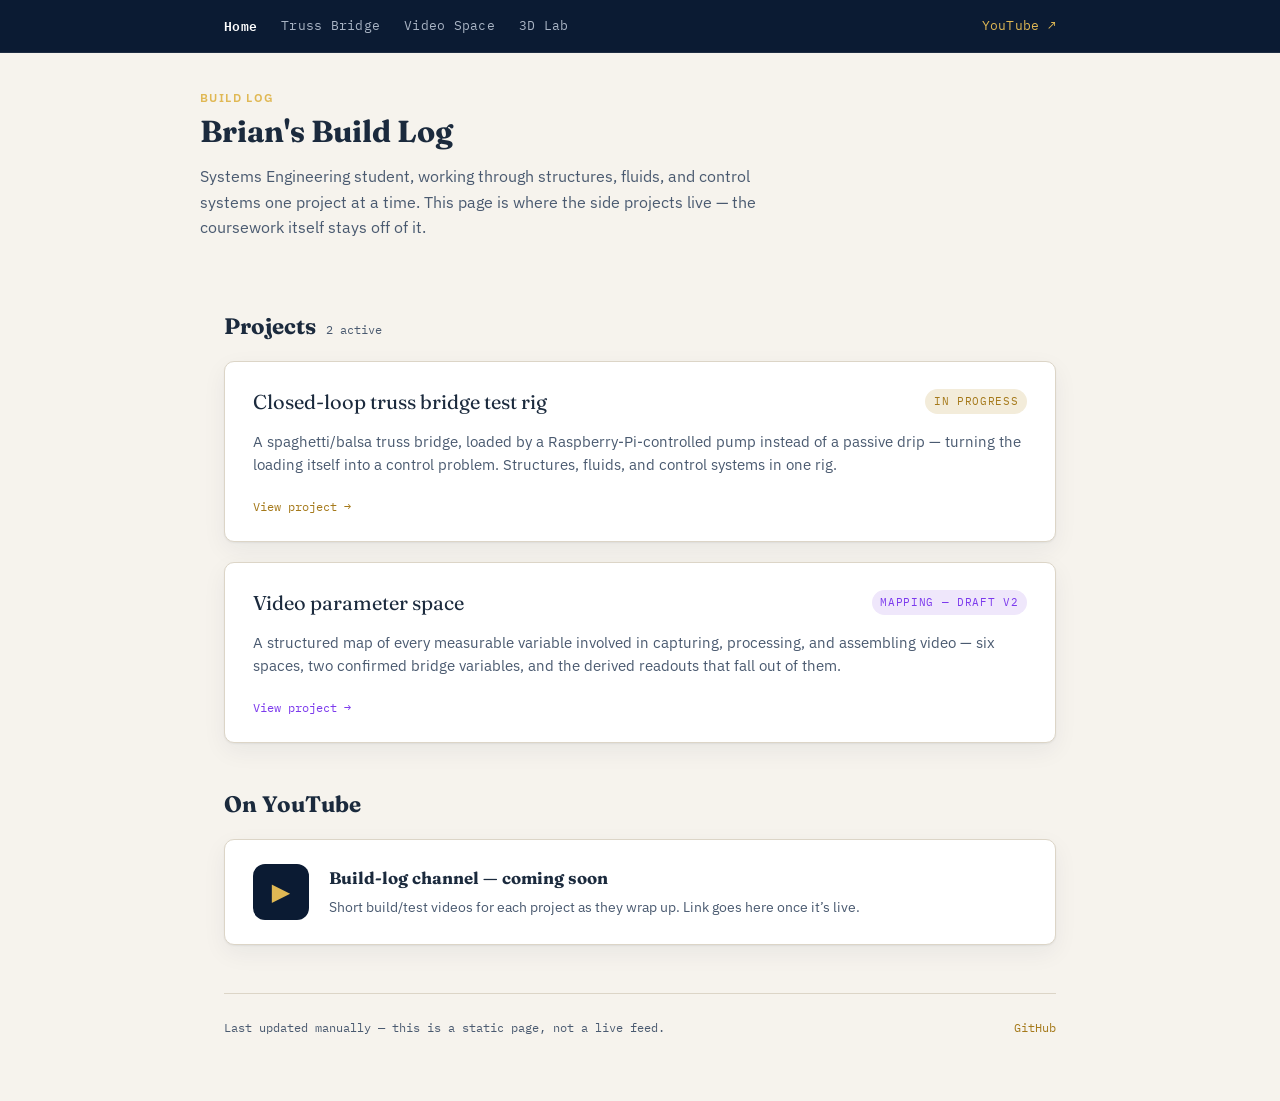
<file: index.html>
<!DOCTYPE html>
<html lang="en">
<head>
<meta charset="UTF-8">
<meta name="viewport" content="width=device-width, initial-scale=1.0">
<title>Brian's Build Log</title>
<link rel="stylesheet" href="style.css">
<style>
  /* video-space gets a violet accent here too, matching its own page theme */
  .preview-card.vp-link .proj-tag{ background:#EFE7FB; color:#7C3AED; }
  .preview-card.vp-link:hover{ border-color:#7C3AED; }
  .preview-card.vp-link .go{ color:#7C3AED; }
</style>
</head>
<body>

<nav class="sitenav">
  <div class="sitenav-inner">
    <a href="index.html" class="active">Home</a>
    <a href="truss-bridge.html" class="">Truss Bridge</a>
    <a href="video-space.html" class="">Video Space</a>
    <a href="content-space-3d.html" class="">3D Lab</a>
    <a href="https://www.youtube.com/" target="_blank" rel="noopener" class="yt">YouTube &#8599;</a>
  </div>
</nav>

<div class="pagehead wrap">
  <div class="eyebrow">Build Log</div>
  <h1>Brian's Build Log</h1>
  <p>Systems Engineering student, working through structures, fluids, and control systems one project at a time. This page is where the side projects live &mdash; the coursework itself stays off of it.</p>
</div>

<div class="wrap">

  <section>
    <div class="section-head">
      <h2>Projects</h2>
      <span class="count">2 active</span>
    </div>

    <a class="preview-card" href="truss-bridge.html">
      <div class="proj-top">
        <div class="proj-title">Closed-loop truss bridge test rig</div>
        <span class="proj-tag">In progress</span>
      </div>
      <p class="proj-sub">A spaghetti/balsa truss bridge, loaded by a Raspberry-Pi-controlled pump instead of a passive drip &mdash; turning the loading itself into a control problem. Structures, fluids, and control systems in one rig.</p>
      <span class="go">View project &rarr;</span>
    </a>

    <a class="preview-card vp-link" href="video-space.html">
      <div class="proj-top">
        <div class="proj-title">Video parameter space</div>
        <span class="proj-tag">Mapping &mdash; draft v2</span>
      </div>
      <p class="proj-sub">A structured map of every measurable variable involved in capturing, processing, and assembling video &mdash; six spaces, two confirmed bridge variables, and the derived readouts that fall out of them.</p>
      <span class="go">View project &rarr;</span>
    </a>
  </section>

  <section>
    <div class="section-head"><h2>On YouTube</h2></div>
    <a class="card yt-card link" href="https://www.youtube.com/" target="_blank" rel="noopener">
      <div class="yt-icon">&#9654;</div>
      <div class="yt-text">
        <h3>Build-log channel &mdash; coming soon</h3>
        <p>Short build/test videos for each project as they wrap up. Link goes here once it&rsquo;s live.</p>
      </div>
    </a>
  </section>

  <footer>
    <span>Last updated manually &mdash; this is a static page, not a live feed.</span>
    <span><!-- add links once you have them, e.g. --> <a href="#">GitHub</a></span>
  </footer>

</div>

</body>
</html>
</file>
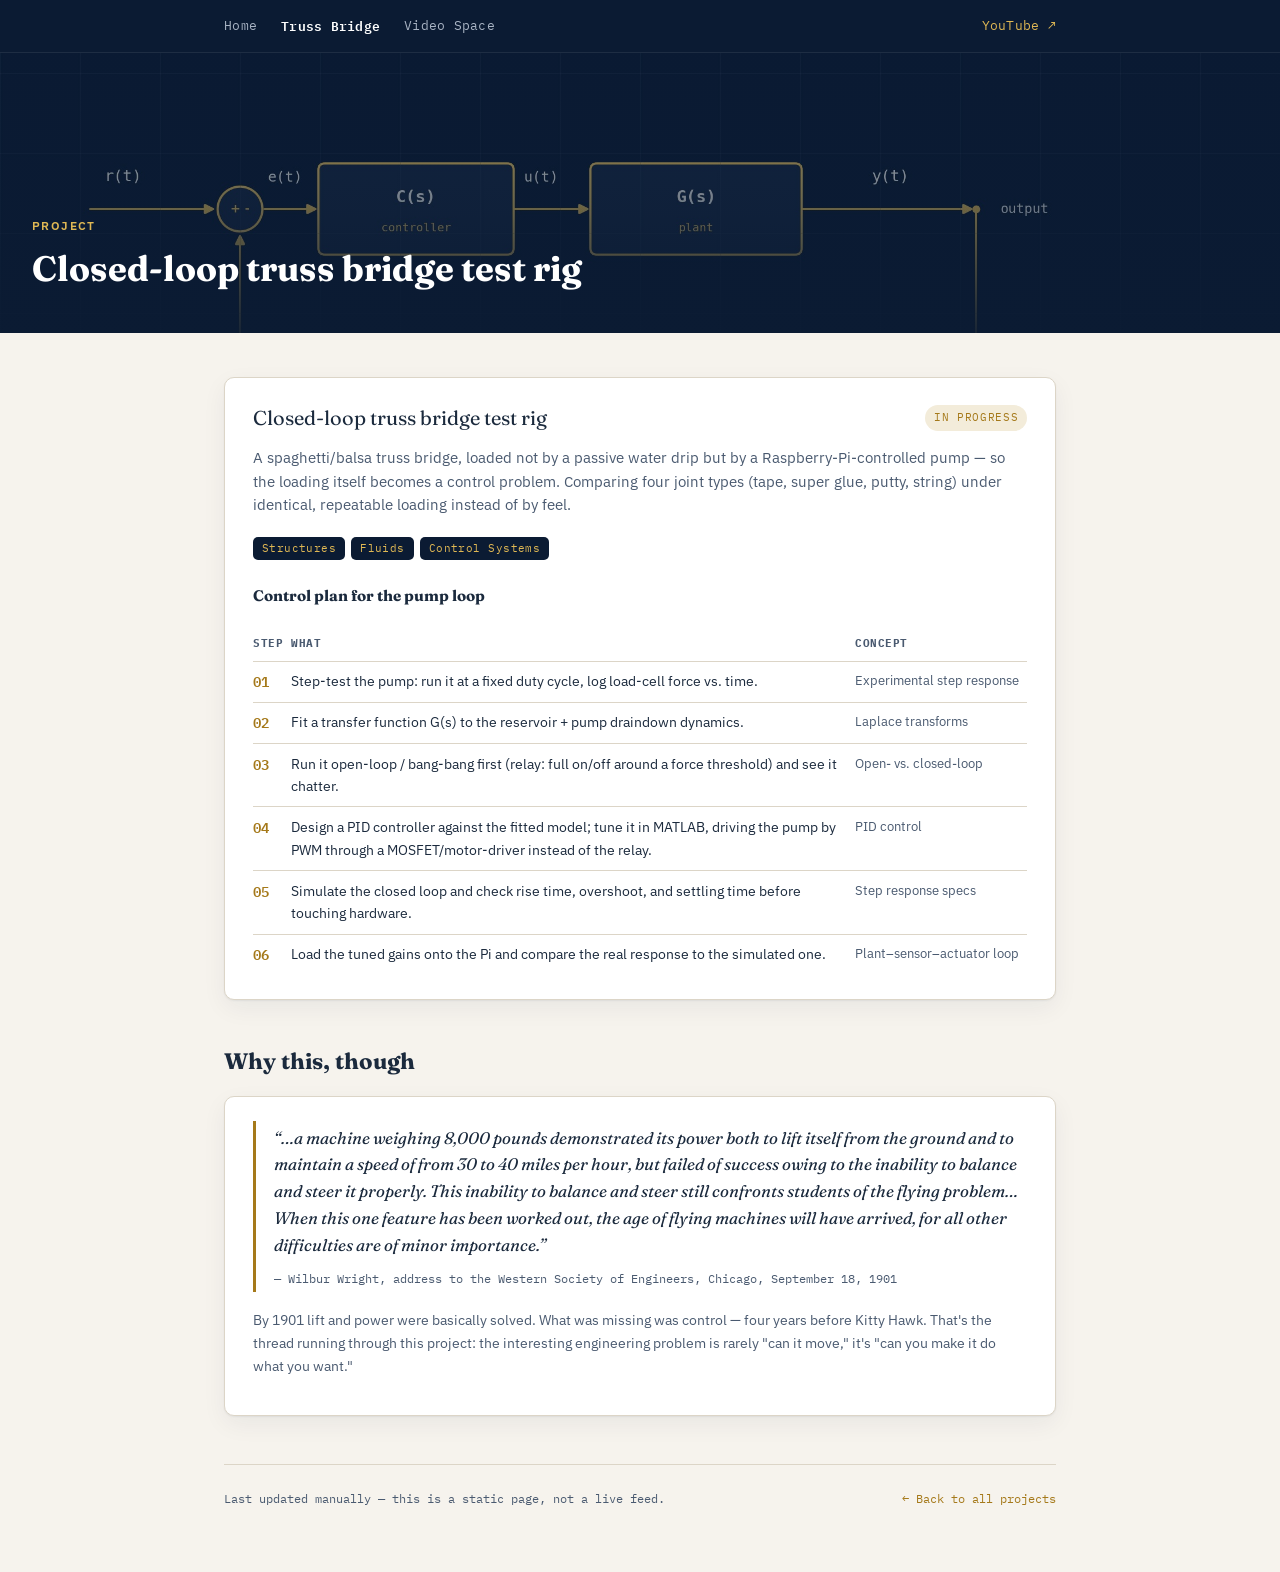
<file: truss-bridge.html>
<!DOCTYPE html>
<html lang="en">
<head>
<meta charset="UTF-8">
<meta name="viewport" content="width=device-width, initial-scale=1.0">
<title>Truss Bridge &mdash; Brian's Build Log</title>
<link rel="stylesheet" href="style.css">
</head>
<body>

<nav class="sitenav">
  <div class="sitenav-inner">
    <a href="index.html" class="">Home</a>
    <a href="truss-bridge.html" class="active">Truss Bridge</a>
    <a href="video-space.html" class="">Video Space</a>
    <a href="https://www.youtube.com/" target="_blank" rel="noopener" class="yt">YouTube &#8599;</a>
  </div>
</nav>

<div class="hero">
  <img src="[data-uri]" alt="Feedback control loop diagram" />
  <div class="hero-content">
    <div class="eyebrow">Project</div>
    <h1>Closed-loop truss bridge test rig</h1>
  </div>
</div>

<div class="wrap">

  <section>
    <div class="card">
      <div class="proj-top">
        <div class="proj-title">Closed-loop truss bridge test rig</div>
        <span class="proj-tag">In progress</span>
      </div>
      <p class="proj-sub">A spaghetti/balsa truss bridge, loaded not by a passive water drip but by a Raspberry-Pi-controlled pump — so the loading itself becomes a control problem. Comparing four joint types (tape, super glue, putty, string) under identical, repeatable loading instead of by feel.</p>

      <div class="courses">
        <span class="course-chip">Structures</span>
        <span class="course-chip">Fluids</span>
        <span class="course-chip">Control Systems</span>
      </div>

      <h3 style="font-size:.95rem;margin-top:1.5rem;">Control plan for the pump loop</h3>
      <table class="plan">
        <thead><tr><th>Step</th><th>What</th><th>Concept</th></tr></thead>
        <tbody>
          <tr><td class="step">01</td><td>Step-test the pump: run it at a fixed duty cycle, log load-cell force vs. time.</td><td class="concept">Experimental step response</td></tr>
          <tr><td class="step">02</td><td>Fit a transfer function G(s) to the reservoir + pump draindown dynamics.</td><td class="concept">Laplace transforms</td></tr>
          <tr><td class="step">03</td><td>Run it open-loop / bang-bang first (relay: full on/off around a force threshold) and see it chatter.</td><td class="concept">Open- vs. closed-loop</td></tr>
          <tr><td class="step">04</td><td>Design a PID controller against the fitted model; tune it in MATLAB, driving the pump by PWM through a MOSFET/motor-driver instead of the relay.</td><td class="concept">PID control</td></tr>
          <tr><td class="step">05</td><td>Simulate the closed loop and check rise time, overshoot, and settling time before touching hardware.</td><td class="concept">Step response specs</td></tr>
          <tr><td class="step">06</td><td>Load the tuned gains onto the Pi and compare the real response to the simulated one.</td><td class="concept">Plant–sensor–actuator loop</td></tr>
        </tbody>
      </table>
    </div>

  </section>

  <section>
    <div class="section-head"><h2>Why this, though</h2></div>
    <div class="card">
      <blockquote class="quote">
        &ldquo;&hellip;a machine weighing 8,000 pounds demonstrated its power both to lift itself from the ground and to maintain a speed of from 30 to 40 miles per hour, but failed of success owing to the inability to balance and steer it properly. This inability to balance and steer still confronts students of the flying problem&hellip; When this one feature has been worked out, the age of flying machines will have arrived, for all other difficulties are of minor importance.&rdquo;
        <span class="quote-cite">&mdash; Wilbur Wright, address to the Western Society of Engineers, Chicago, September 18, 1901</span>
      </blockquote>
      <p style="color:var(--ink-soft);font-size:.9rem;margin-top:1rem;">By 1901 lift and power were basically solved. What was missing was control &mdash; four years before Kitty Hawk. That's the thread running through this project: the interesting engineering problem is rarely "can it move," it's "can you make it do what you want."</p>
    </div>
  </section>

  <footer>
    <span>Last updated manually &mdash; this is a static page, not a live feed.</span>
    <span><a href="index.html">&larr; Back to all projects</a></span>
  </footer>

</div>

</body>
</html>
</file>
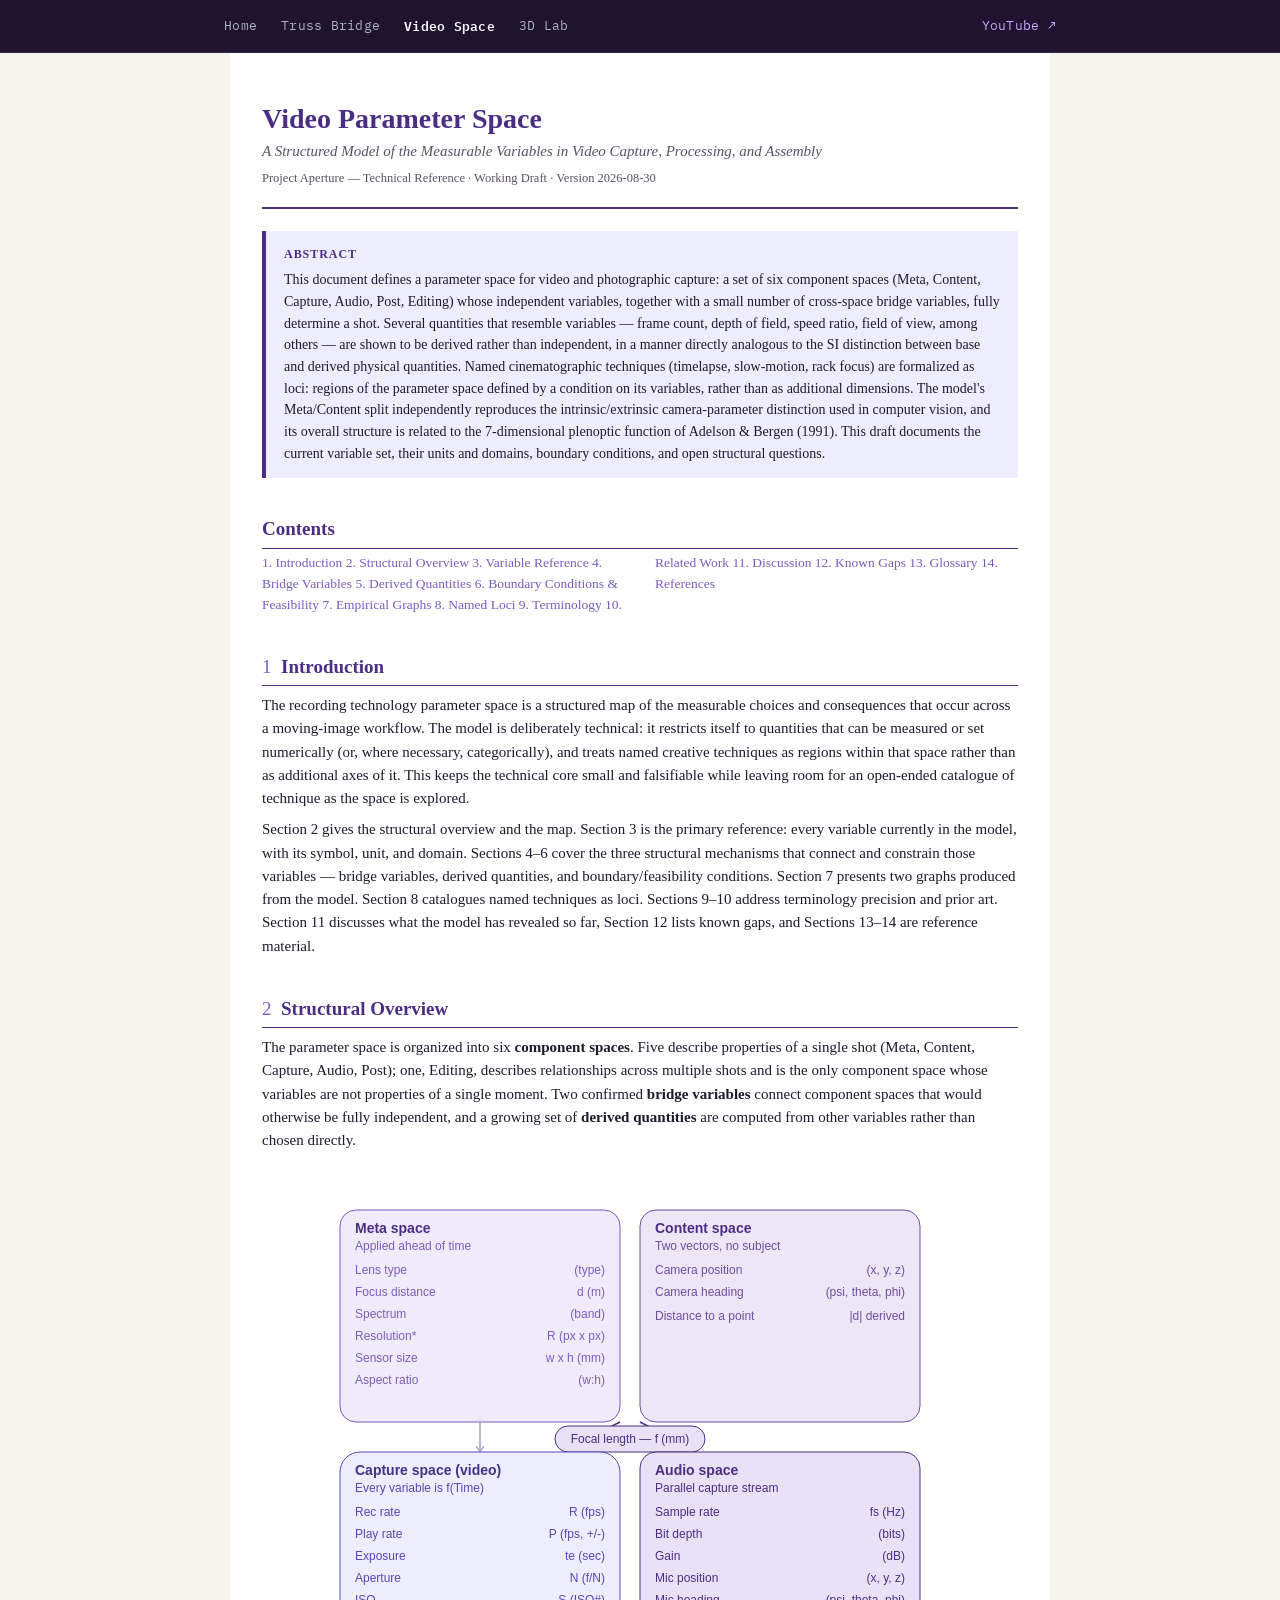
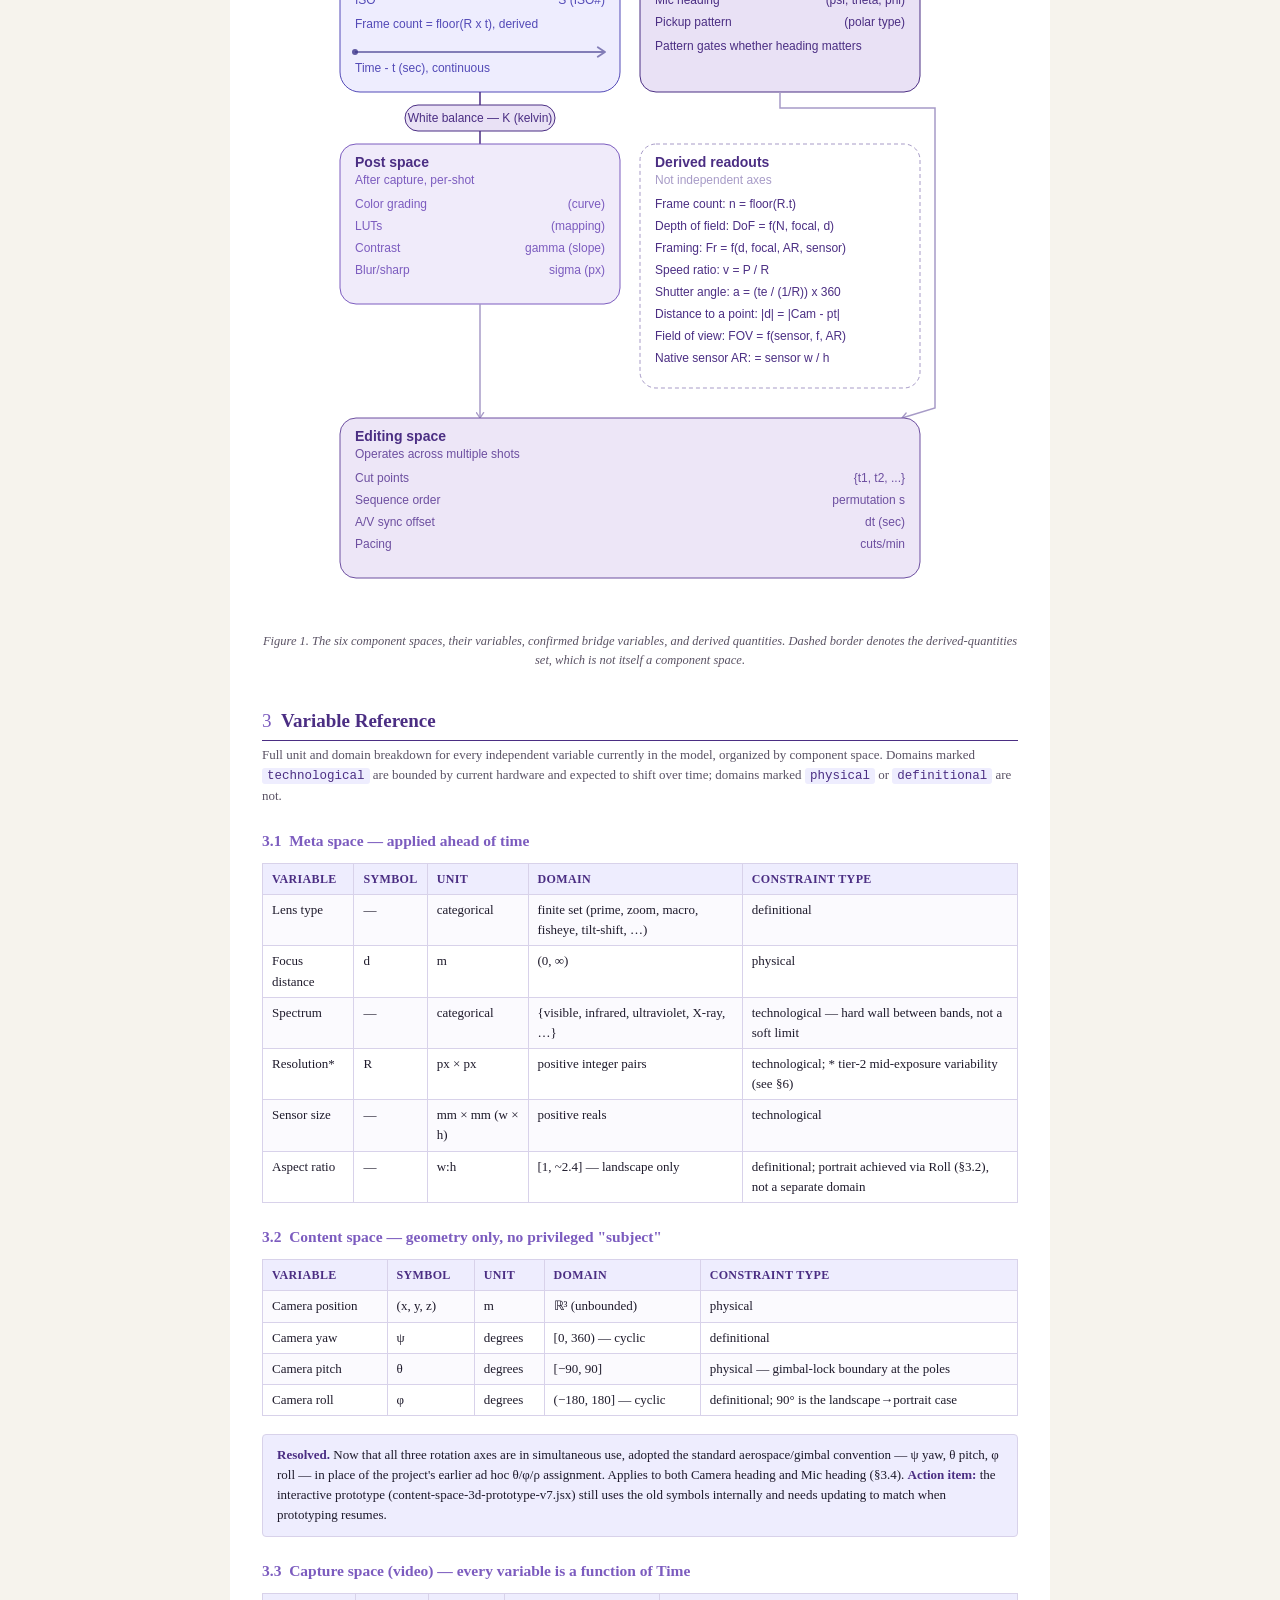
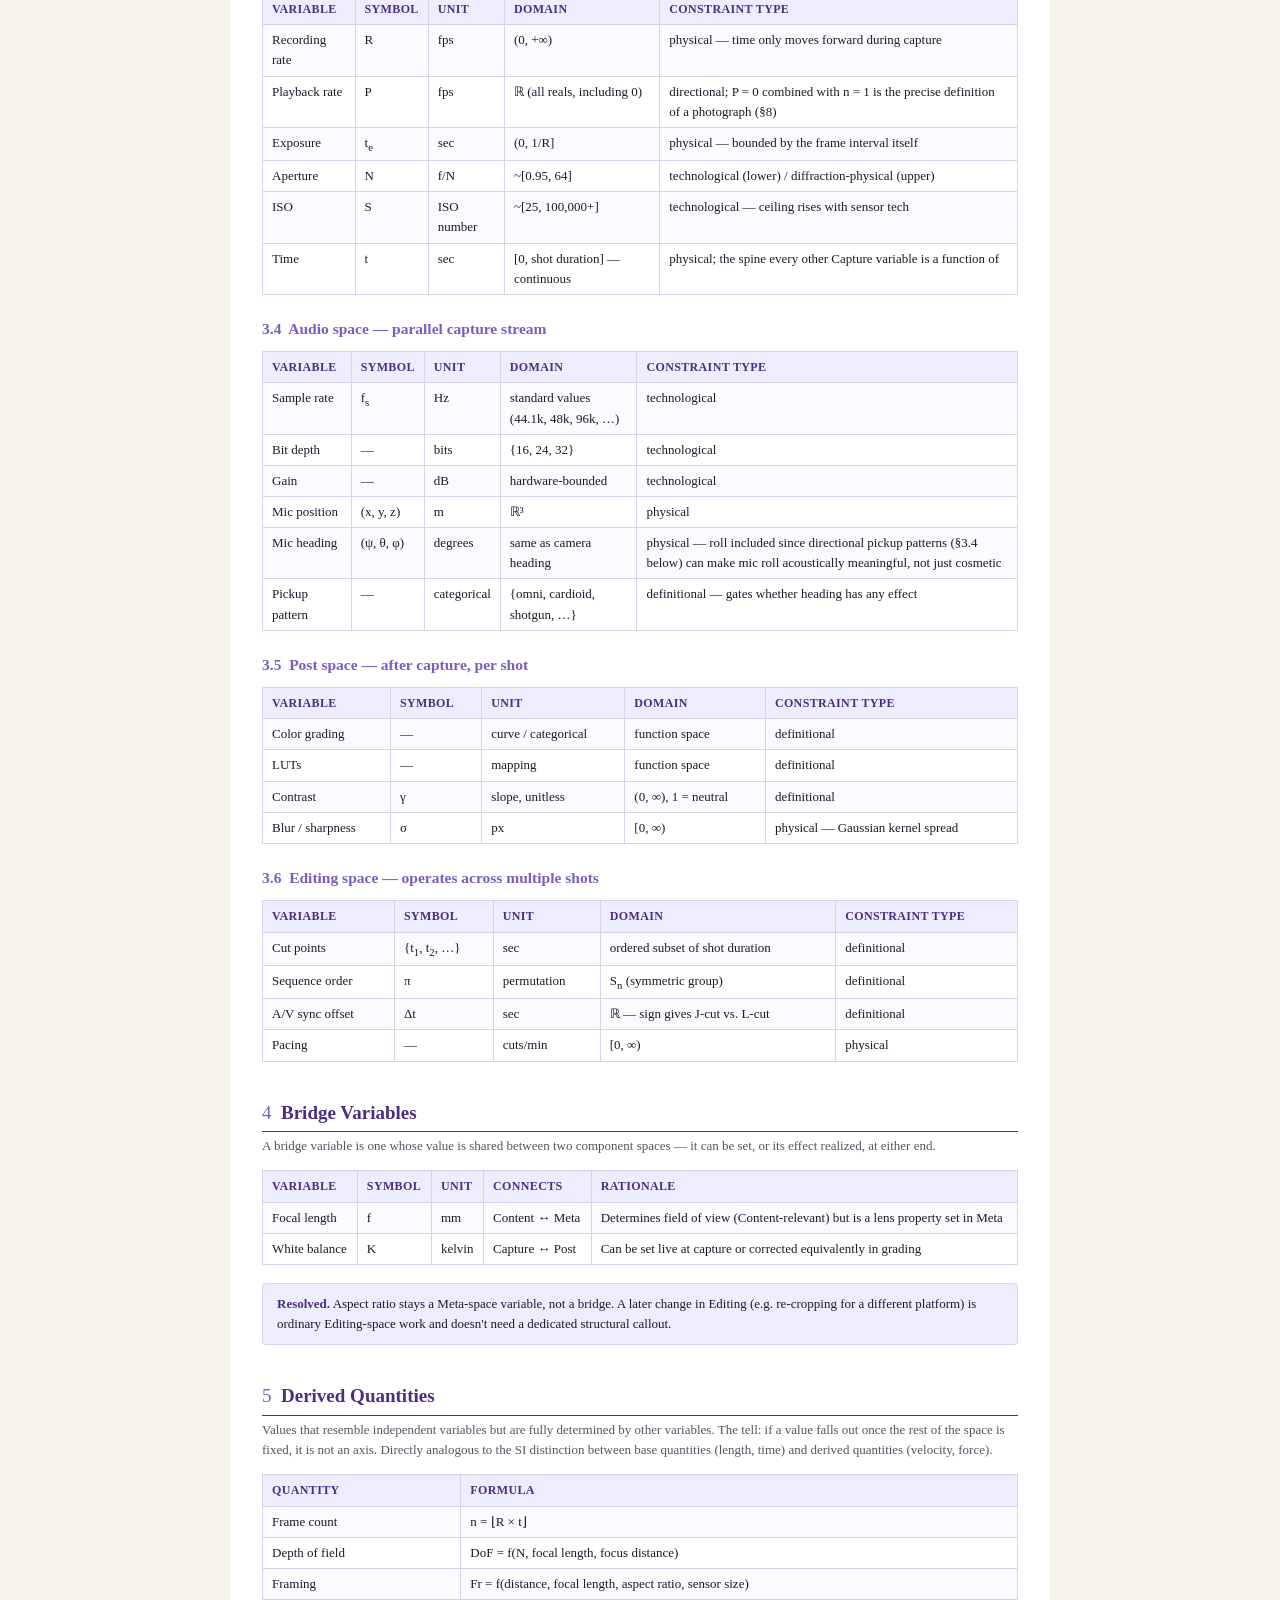
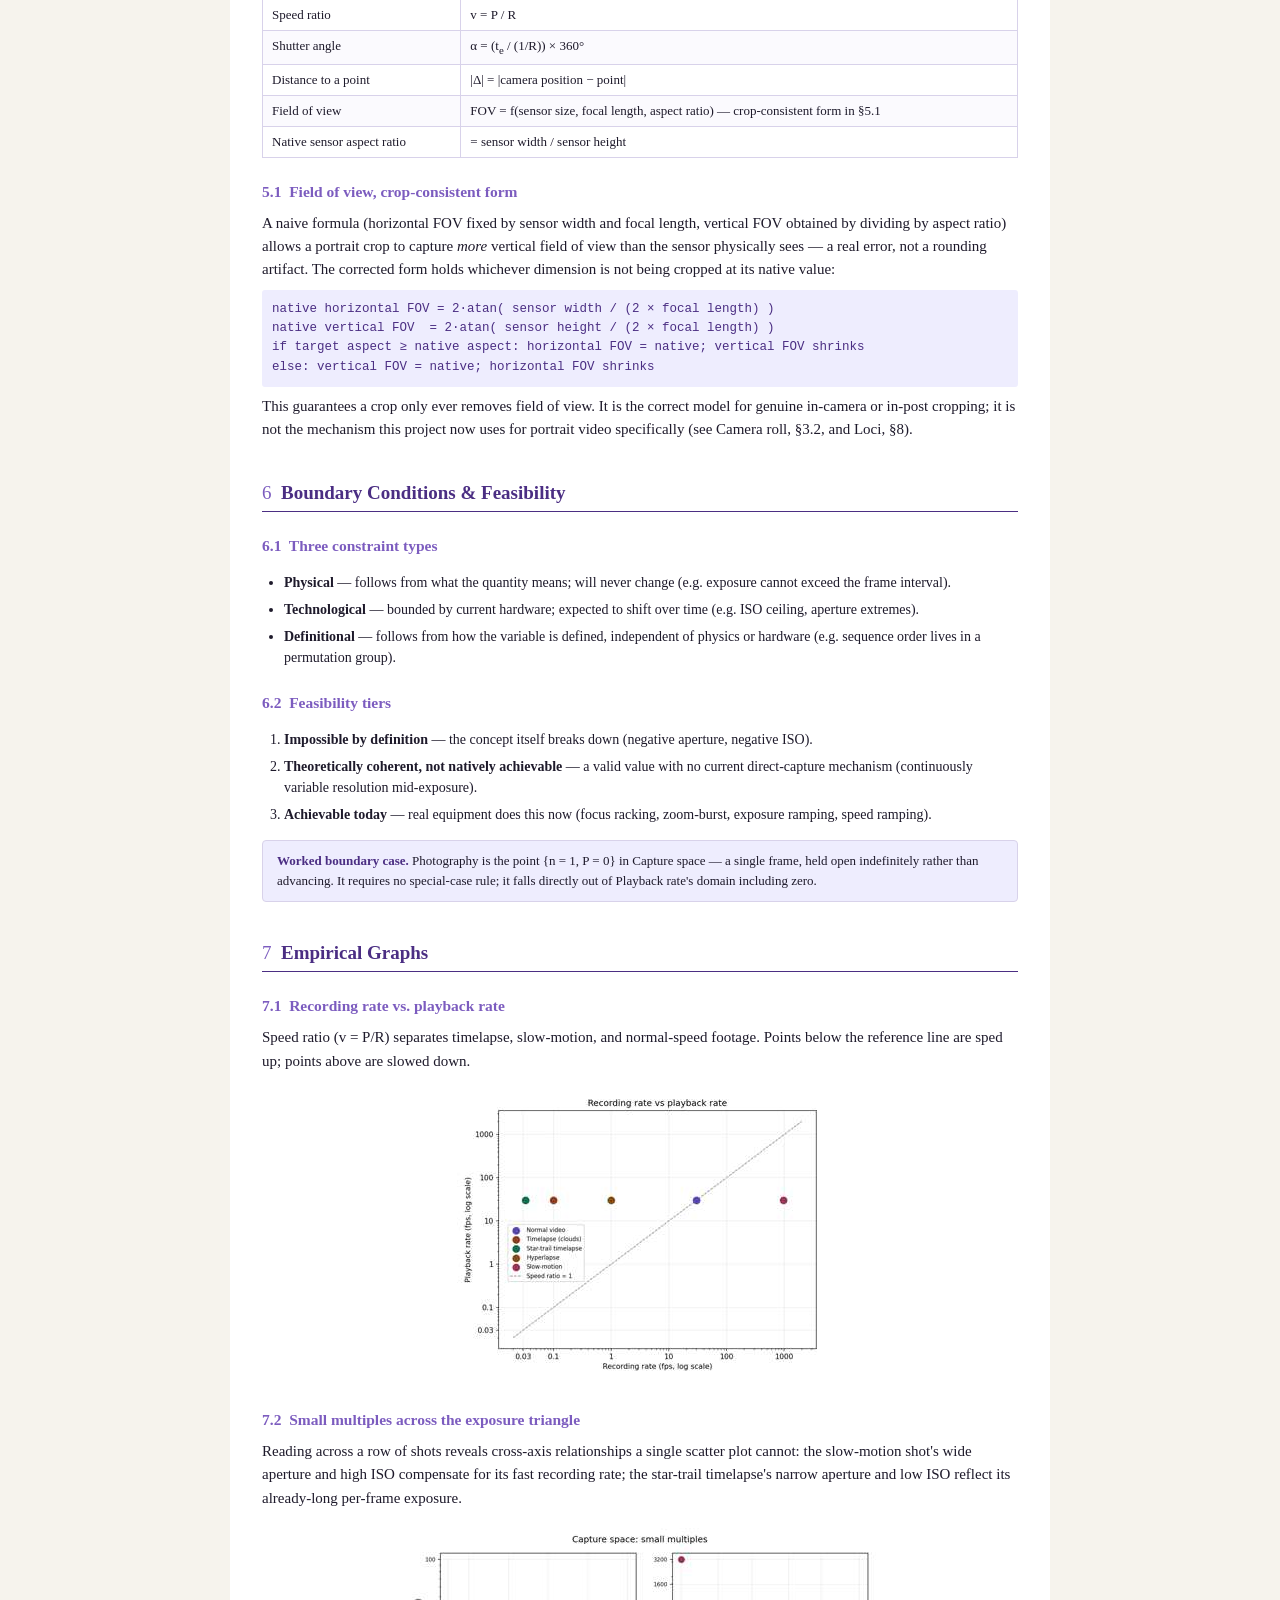
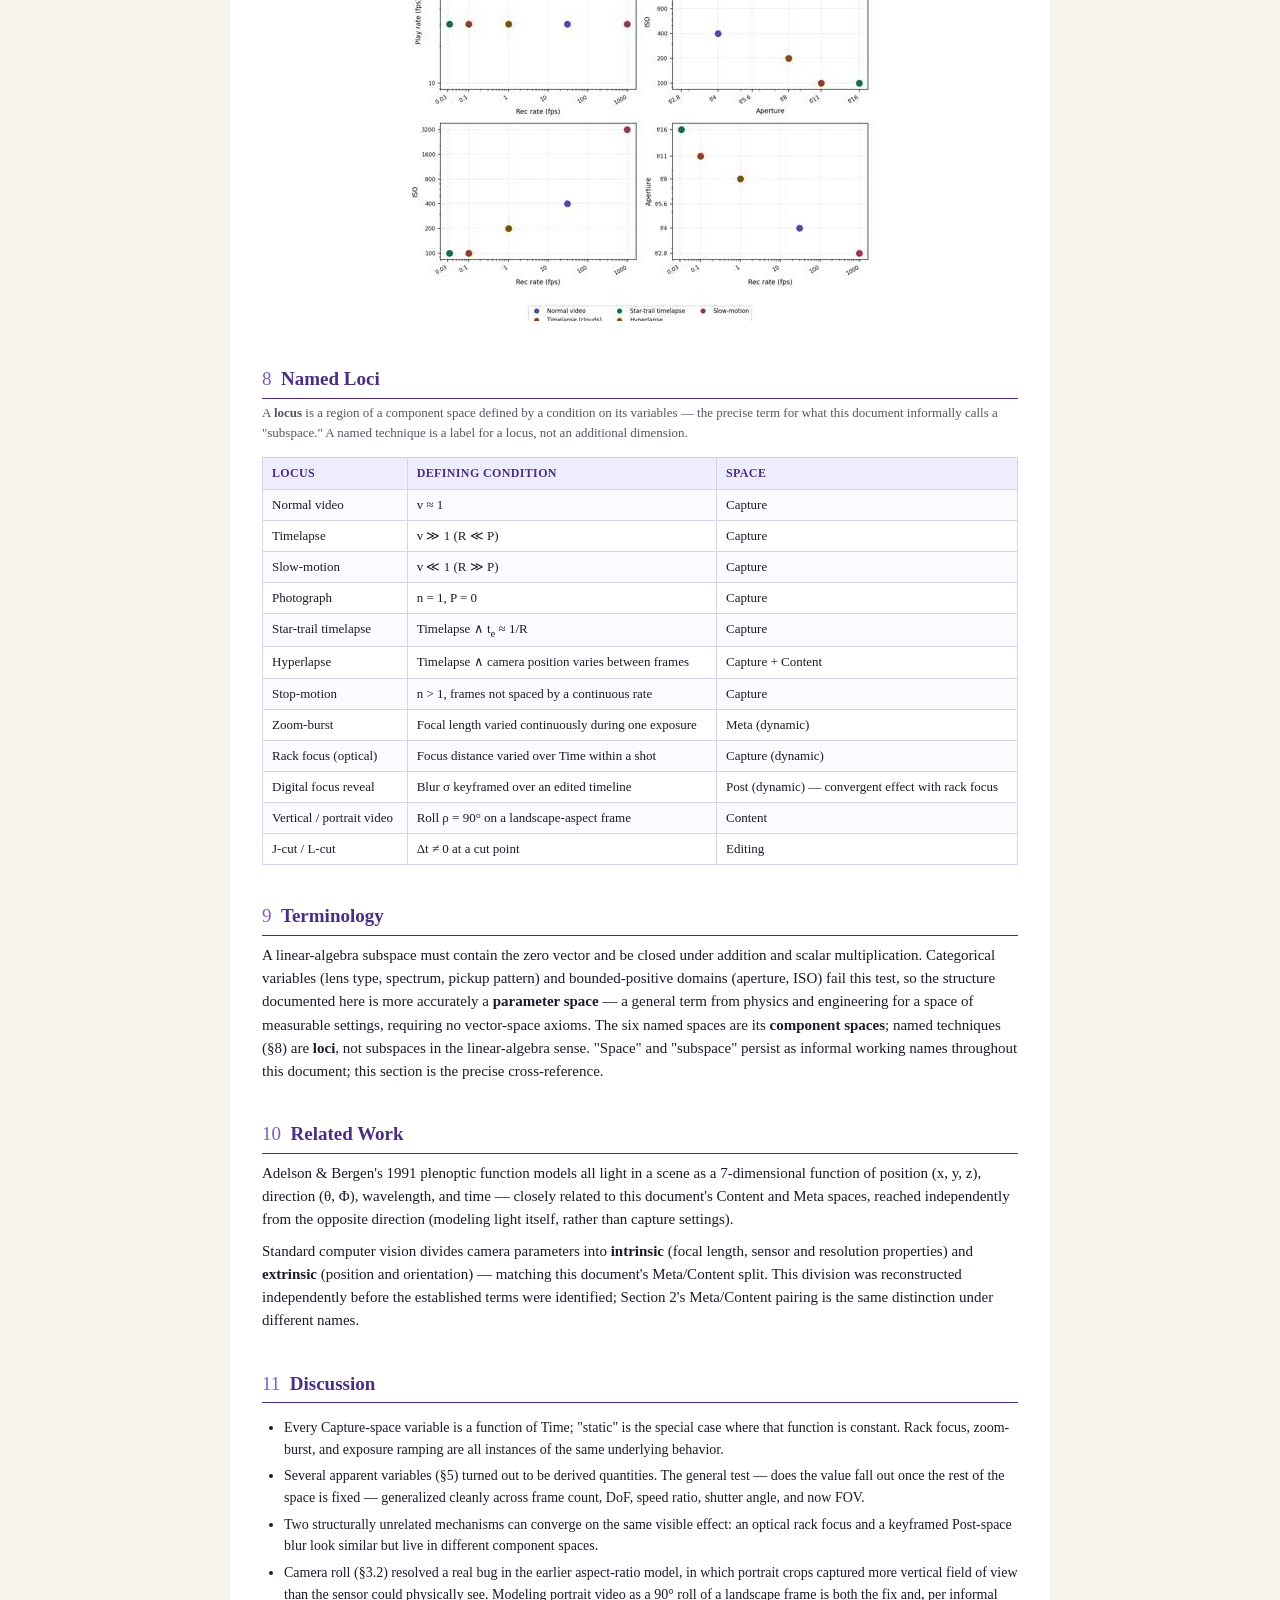
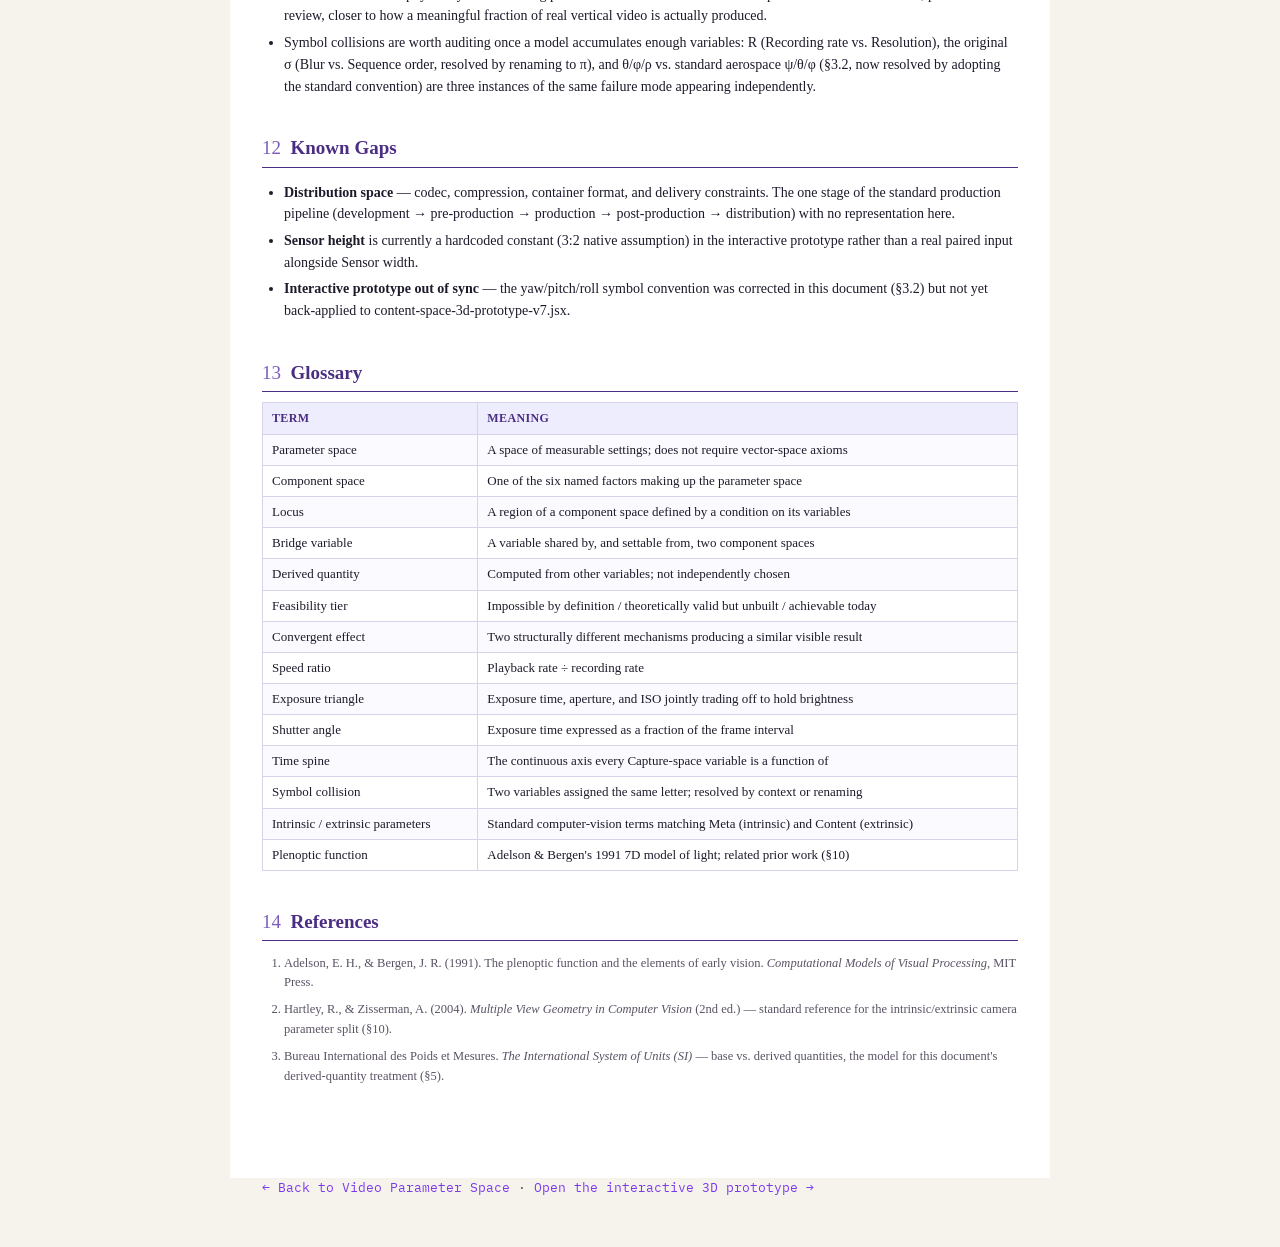
<file: video-parameter-space-paper.html>
<!DOCTYPE html>
<html lang="en">
<head>
<meta charset="UTF-8">
<meta name="viewport" content="width=device-width, initial-scale=1.0">
<title>Video Parameter Space — Full Paper — Brian's Build Log</title>
<link rel="stylesheet" href="style.css">
<style>
  /* site nav gets the same violet theme as the rest of this project */
  body.theme-purple{
    --navy:#3D2657;
    --navy-deep:#1F1330;
    --gold:#7C3AED;
  }
  body.theme-purple .sitenav a:hover{ color:#C9A9FB; }
  body.theme-purple .sitenav a.yt{ color:#C9A9FB; }

  /* ---- paper styling (authored separately, kept as-is) ---- */
  :root {
    --purple-dark: #4B2E83;
    --purple-mid: #7C5CBF;
    --purple-light: #EEEDFE;
    --purple-border: #D8D2EA;
    --ink: #1E1A2B;
    --ink-soft: #5A5264;
  }
  .paper * { box-sizing: border-box; }
  .paper {
    background: #ffffff;
    color: var(--ink);
    font-family: Georgia, 'Times New Roman', serif;
    font-size: 15px;
    line-height: 1.55;
    max-width: 820px;
    margin: 0 auto;
    padding: 48px 32px 80px 32px;
  }
  .paper h1.title {
    color: var(--purple-dark);
    font-size: 28px;
    margin: 0 0 4px 0;
    line-height: 1.25;
    font-family: Georgia, 'Times New Roman', serif;
  }
  .paper .subtitle {
    color: var(--ink-soft);
    font-style: italic;
    font-size: 15px;
    margin: 0 0 6px 0;
  }
  .paper .byline {
    color: var(--ink-soft);
    font-size: 12.5px;
    margin: 0 0 18px 0;
  }
  .paper .rule {
    border: none;
    border-top: 2.5px solid var(--purple-dark);
    margin: 0 0 22px 0;
  }
  .paper .rule-thin {
    border: none;
    border-top: 1px solid var(--purple-border);
    margin: 6px 0 20px 0;
  }
  .paper .abstract {
    background: var(--purple-light);
    border-left: 4px solid var(--purple-dark);
    padding: 14px 18px;
    margin: 0 0 28px 0;
    font-size: 14px;
  }
  .paper .abstract b {
    color: var(--purple-dark);
    display: block;
    margin-bottom: 6px;
    font-size: 12px;
    letter-spacing: 0.08em;
    text-transform: uppercase;
  }
  .paper h2 {
    color: var(--purple-dark);
    font-size: 19px;
    margin: 36px 0 4px 0;
    border-bottom: 1.5px solid var(--purple-dark);
    padding-bottom: 4px;
    font-family: Georgia, 'Times New Roman', serif;
  }
  .paper h3 {
    color: var(--purple-mid);
    font-size: 15.5px;
    margin: 22px 0 6px 0;
    font-family: Georgia, 'Times New Roman', serif;
  }
  .paper p { margin: 8px 0; }
  .paper .lede { color: var(--ink-soft); font-size: 13px; margin: 0 0 14px 0; }
  .paper table {
    border-collapse: collapse;
    width: 100%;
    margin: 10px 0 18px 0;
    font-size: 13px;
  }
  .paper th {
    background: var(--purple-light);
    color: var(--purple-dark);
    text-align: left;
    padding: 6px 9px;
    border: 1px solid var(--purple-border);
    font-size: 12px;
    text-transform: uppercase;
    letter-spacing: 0.03em;
  }
  .paper td {
    padding: 5px 9px;
    border: 1px solid var(--purple-border);
    vertical-align: top;
  }
  .paper tr:nth-child(even) td { background: #FBFAFE; }
  .paper code, .paper .mono {
    font-family: 'Courier New', ui-monospace, monospace;
    background: var(--purple-light);
    padding: 1px 5px;
    border-radius: 3px;
    font-size: 12.5px;
    color: var(--purple-dark);
  }
  .paper .figure {
    text-align: center;
    margin: 18px 0;
  }
  .paper .figure svg, .paper .figure img {
    max-width: 100%;
    height: auto;
  }
  .paper .caption {
    font-size: 12.5px;
    color: var(--ink-soft);
    font-style: italic;
    margin-top: 6px;
  }
  .paper .callout {
    background: var(--purple-light);
    border: 1px solid var(--purple-border);
    border-radius: 4px;
    padding: 10px 14px;
    font-size: 13px;
    margin: 14px 0;
  }
  .paper .callout b { color: var(--purple-dark); }
  .paper ul, .paper ol { font-size: 14px; padding-left: 22px; }
  .paper li { margin: 5px 0; }
  .paper .toc { font-size: 13.5px; columns: 2; column-gap: 30px; }
  .paper .toc a { color: var(--purple-mid); text-decoration: none; }
  .paper .refs { font-size: 12.5px; color: var(--ink-soft); }
  .paper .refs li { margin: 8px 0; }
  .paper .section-num { color: var(--purple-mid); font-weight: normal; }

  .paper-footer{ max-width:820px; margin:0 auto; padding:0 32px 3rem; font-family:'IBM Plex Mono', monospace; font-size:.8rem; color:var(--ink-soft); }
  .paper-footer a{ color:#7C3AED; text-decoration:none; }
</style>
</head>
<body class="theme-purple">

<nav class="sitenav">
  <div class="sitenav-inner">
    <a href="index.html" class="">Home</a>
    <a href="truss-bridge.html" class="">Truss Bridge</a>
    <a href="video-space.html" class="active">Video Space</a>
    <a href="content-space-3d.html" class="">3D Lab</a>
    <a href="https://www.youtube.com/" target="_blank" rel="noopener" class="yt">YouTube &#8599;</a>
  </div>
</nav>

<div class="paper">


<h1 class="title">Video Parameter Space</h1>
<p class="subtitle">A Structured Model of the Measurable Variables in Video Capture, Processing, and Assembly</p>
<p class="byline">Project Aperture — Technical Reference &middot; Working Draft &middot; Version 2026-08-30</p>
<hr class="rule">

<div class="abstract">
<b>Abstract</b>
This document defines a parameter space for video and photographic capture: a set of six component spaces (Meta, Content, Capture, Audio, Post, Editing) whose independent variables, together with a small number of cross-space bridge variables, fully determine a shot. Several quantities that resemble variables &mdash; frame count, depth of field, speed ratio, field of view, among others &mdash; are shown to be derived rather than independent, in a manner directly analogous to the SI distinction between base and derived physical quantities. Named cinematographic techniques (timelapse, slow-motion, rack focus) are formalized as loci: regions of the parameter space defined by a condition on its variables, rather than as additional dimensions. The model's Meta/Content split independently reproduces the intrinsic/extrinsic camera-parameter distinction used in computer vision, and its overall structure is related to the 7-dimensional plenoptic function of Adelson &amp; Bergen (1991). This draft documents the current variable set, their units and domains, boundary conditions, and open structural questions.
</div>

<h2>Contents</h2>
<div class="toc">
<a>1. Introduction</a>
<a>2. Structural Overview</a>
<a>3. Variable Reference</a>
<a>4. Bridge Variables</a>
<a>5. Derived Quantities</a>
<a>6. Boundary Conditions &amp; Feasibility</a>
<a>7. Empirical Graphs</a>
<a>8. Named Loci</a>
<a>9. Terminology</a>
<a>10. Related Work</a>
<a>11. Discussion</a>
<a>12. Known Gaps</a>
<a>13. Glossary</a>
<a>14. References</a>
</div>

<h2><span class="section-num">1&ensp;</span>Introduction</h2>
<p>The recording technology parameter space is a structured map of the measurable choices and consequences that occur across a moving-image workflow. The model is deliberately technical: it restricts itself to quantities that can be measured or set numerically (or, where necessary, categorically), and treats named creative techniques as regions within that space rather than as additional axes of it. This keeps the technical core small and falsifiable while leaving room for an open-ended catalogue of technique as the space is explored.</p>
<p>Section 2 gives the structural overview and the map. Section 3 is the primary reference: every variable currently in the model, with its symbol, unit, and domain. Sections 4&ndash;6 cover the three structural mechanisms that connect and constrain those variables &mdash; bridge variables, derived quantities, and boundary/feasibility conditions. Section 7 presents two graphs produced from the model. Section 8 catalogues named techniques as loci. Sections 9&ndash;10 address terminology precision and prior art. Section 11 discusses what the model has revealed so far, Section 12 lists known gaps, and Sections 13&ndash;14 are reference material.</p>

<h2><span class="section-num">2&ensp;</span>Structural Overview</h2>
<p>The parameter space is organized into six <b>component spaces</b>. Five describe properties of a single shot (Meta, Content, Capture, Audio, Post); one, Editing, describes relationships across multiple shots and is the only component space whose variables are not properties of a single moment. Two confirmed <b>bridge variables</b> connect component spaces that would otherwise be fully independent, and a growing set of <b>derived quantities</b> are computed from other variables rather than chosen directly.</p>

<div class="figure">
<svg width="680" height="1048" viewBox="0 0 680 1048" xmlns="http://www.w3.org/2000/svg" font-family="Helvetica, Arial, sans-serif">
<title>Video parameter space map</title>

<rect x="40" y="40" width="280" height="212" rx="16" fill="#F0EBFA" stroke="#7C5CBF" stroke-width="1"/>
<text x="55" y="63" font-size="14" font-weight="600" fill="#4B2E83">Meta space</text>
<text x="55" y="80" font-size="12" fill="#7C5CBF">Applied ahead of time</text>
<text x="55" y="104" font-size="12" fill="#7C5CBF">Lens type</text><text x="305" y="104" font-size="12" fill="#7C5CBF" text-anchor="end">(type)</text>
<text x="55" y="126" font-size="12" fill="#7C5CBF">Focus distance</text><text x="305" y="126" font-size="12" fill="#7C5CBF" text-anchor="end">d (m)</text>
<text x="55" y="148" font-size="12" fill="#7C5CBF">Spectrum</text><text x="305" y="148" font-size="12" fill="#7C5CBF" text-anchor="end">(band)</text>
<text x="55" y="170" font-size="12" fill="#7C5CBF">Resolution*</text><text x="305" y="170" font-size="12" fill="#7C5CBF" text-anchor="end">R (px x px)</text>
<text x="55" y="192" font-size="12" fill="#7C5CBF">Sensor size</text><text x="305" y="192" font-size="12" fill="#7C5CBF" text-anchor="end">w x h (mm)</text>
<text x="55" y="214" font-size="12" fill="#7C5CBF">Aspect ratio</text><text x="305" y="214" font-size="12" fill="#7C5CBF" text-anchor="end">(w:h)</text>

<rect x="340" y="40" width="280" height="212" rx="16" fill="#EDE6F7" stroke="#6D4FA0" stroke-width="1"/>
<text x="355" y="63" font-size="14" font-weight="600" fill="#4B2E83">Content space</text>
<text x="355" y="80" font-size="12" fill="#6D4FA0">Two vectors, no subject</text>
<text x="355" y="104" font-size="12" fill="#6D4FA0">Camera position</text><text x="605" y="104" font-size="12" fill="#6D4FA0" text-anchor="end">(x, y, z)</text>
<text x="355" y="126" font-size="12" fill="#6D4FA0">Camera heading</text><text x="605" y="126" font-size="12" fill="#6D4FA0" text-anchor="end">(psi, theta, phi)</text>
<text x="355" y="150" font-size="12" fill="#6D4FA0">Distance to a point</text><text x="605" y="150" font-size="12" fill="#6D4FA0" text-anchor="end">|d| derived</text>

<line x1="320" y1="252" x2="285" y2="270" stroke="#4B2E83" stroke-width="1.5"/>
<line x1="375" y1="270" x2="340" y2="252" stroke="#4B2E83" stroke-width="1.5"/>
<rect x="255" y="256" width="150" height="26" rx="13" fill="#E9E1F5" stroke="#4B2E83" stroke-width="1"/>
<text x="330" y="273" font-size="12" fill="#4B2E83" text-anchor="middle">Focal length — f (mm)</text>

<line x1="180" y1="252" x2="180" y2="282" stroke="#A79BC7" stroke-width="1.5" marker-end="url(#arrow)"/>

<rect x="40" y="282" width="280" height="240" rx="20" fill="#EEEDFE" stroke="#534AB7" stroke-width="1"/>
<text x="55" y="305" font-size="14" font-weight="600" fill="#3C3489">Capture space (video)</text>
<text x="55" y="322" font-size="12" fill="#534AB7">Every variable is f(Time)</text>
<text x="55" y="346" font-size="12" fill="#534AB7">Rec rate</text><text x="305" y="346" font-size="12" fill="#534AB7" text-anchor="end">R (fps)</text>
<text x="55" y="368" font-size="12" fill="#534AB7">Play rate</text><text x="305" y="368" font-size="12" fill="#534AB7" text-anchor="end">P (fps, +/-)</text>
<text x="55" y="390" font-size="12" fill="#534AB7">Exposure</text><text x="305" y="390" font-size="12" fill="#534AB7" text-anchor="end">te (sec)</text>
<text x="55" y="412" font-size="12" fill="#534AB7">Aperture</text><text x="305" y="412" font-size="12" fill="#534AB7" text-anchor="end">N (f/N)</text>
<text x="55" y="434" font-size="12" fill="#534AB7">ISO</text><text x="305" y="434" font-size="12" fill="#534AB7" text-anchor="end">S (ISO#)</text>
<text x="55" y="458" font-size="12" fill="#534AB7">Frame count = floor(R x t), derived</text>
<line x1="55" y1="482" x2="305" y2="482" stroke="#3C3489" stroke-width="2" opacity="0.6" marker-end="url(#arrow2)"/>
<circle cx="55" cy="482" r="3" fill="#3C3489" opacity="0.8"/>
<text x="55" y="502" font-size="12" fill="#534AB7">Time - t (sec), continuous</text>

<rect x="340" y="282" width="280" height="240" rx="16" fill="#E9E1F5" stroke="#4B2E83" stroke-width="1"/>
<text x="355" y="305" font-size="14" font-weight="600" fill="#4B2E83">Audio space</text>
<text x="355" y="322" font-size="12" fill="#4B2E83">Parallel capture stream</text>
<text x="355" y="346" font-size="12" fill="#4B2E83">Sample rate</text><text x="605" y="346" font-size="12" fill="#4B2E83" text-anchor="end">fs (Hz)</text>
<text x="355" y="368" font-size="12" fill="#4B2E83">Bit depth</text><text x="605" y="368" font-size="12" fill="#4B2E83" text-anchor="end">(bits)</text>
<text x="355" y="390" font-size="12" fill="#4B2E83">Gain</text><text x="605" y="390" font-size="12" fill="#4B2E83" text-anchor="end">(dB)</text>
<text x="355" y="412" font-size="12" fill="#4B2E83">Mic position</text><text x="605" y="412" font-size="12" fill="#4B2E83" text-anchor="end">(x, y, z)</text>
<text x="355" y="434" font-size="12" fill="#4B2E83">Mic heading</text><text x="605" y="434" font-size="12" fill="#4B2E83" text-anchor="end">(psi, theta, phi)</text>
<text x="355" y="456" font-size="12" fill="#4B2E83">Pickup pattern</text><text x="605" y="456" font-size="12" fill="#4B2E83" text-anchor="end">(polar type)</text>
<text x="355" y="480" font-size="12" fill="#4B2E83">Pattern gates whether heading matters</text>

<line x1="180" y1="522" x2="180" y2="535" stroke="#4B2E83" stroke-width="1.5"/>
<line x1="180" y1="561" x2="180" y2="574" stroke="#4B2E83" stroke-width="1.5"/>
<rect x="105" y="535" width="150" height="26" rx="13" fill="#E9E1F5" stroke="#4B2E83" stroke-width="1"/>
<text x="180" y="552" font-size="12" fill="#4B2E83" text-anchor="middle">White balance — K (kelvin)</text>

<rect x="40" y="574" width="280" height="160" rx="16" fill="#F0EBFA" stroke="#7C5CBF" stroke-width="1"/>
<text x="55" y="597" font-size="14" font-weight="600" fill="#4B2E83">Post space</text>
<text x="55" y="614" font-size="12" fill="#7C5CBF">After capture, per-shot</text>
<text x="55" y="638" font-size="12" fill="#7C5CBF">Color grading</text><text x="305" y="638" font-size="12" fill="#7C5CBF" text-anchor="end">(curve)</text>
<text x="55" y="660" font-size="12" fill="#7C5CBF">LUTs</text><text x="305" y="660" font-size="12" fill="#7C5CBF" text-anchor="end">(mapping)</text>
<text x="55" y="682" font-size="12" fill="#7C5CBF">Contrast</text><text x="305" y="682" font-size="12" fill="#7C5CBF" text-anchor="end">gamma (slope)</text>
<text x="55" y="704" font-size="12" fill="#7C5CBF">Blur/sharp</text><text x="305" y="704" font-size="12" fill="#7C5CBF" text-anchor="end">sigma (px)</text>

<rect x="340" y="574" width="280" height="244" rx="16" fill="none" stroke="#A79BC7" stroke-width="1" stroke-dasharray="4,3"/>
<text x="355" y="597" font-size="14" font-weight="600" fill="#4B2E83">Derived readouts</text>
<text x="355" y="614" font-size="12" fill="#A79BC7">Not independent axes</text>
<text x="355" y="638" font-size="12" fill="#4B2E83">Frame count: n = floor(R.t)</text>
<text x="355" y="660" font-size="12" fill="#4B2E83">Depth of field: DoF = f(N, focal, d)</text>
<text x="355" y="682" font-size="12" fill="#4B2E83">Framing: Fr = f(d, focal, AR, sensor)</text>
<text x="355" y="704" font-size="12" fill="#4B2E83">Speed ratio: v = P / R</text>
<text x="355" y="726" font-size="12" fill="#4B2E83">Shutter angle: a = (te / (1/R)) x 360</text>
<text x="355" y="748" font-size="12" fill="#4B2E83">Distance to a point: |d| = |Cam - pt|</text>
<text x="355" y="770" font-size="12" fill="#4B2E83">Field of view: FOV = f(sensor, f, AR)</text>
<text x="355" y="792" font-size="12" fill="#4B2E83">Native sensor AR: = sensor w / h</text>

<line x1="180" y1="734" x2="180" y2="848" stroke="#A79BC7" stroke-width="1.5" marker-end="url(#arrow)"/>
<path d="M480,522 L480,538 L635,538 L635,838 L602,848" fill="none" stroke="#A79BC7" stroke-width="1.5" marker-end="url(#arrow)"/>

<rect x="40" y="848" width="580" height="160" rx="16" fill="#EDE6F7" stroke="#6D4FA0" stroke-width="1"/>
<text x="55" y="871" font-size="14" font-weight="600" fill="#4B2E83">Editing space</text>
<text x="55" y="888" font-size="12" fill="#6D4FA0">Operates across multiple shots</text>
<text x="55" y="912" font-size="12" fill="#6D4FA0">Cut points</text><text x="605" y="912" font-size="12" fill="#6D4FA0" text-anchor="end">{t1, t2, ...}</text>
<text x="55" y="934" font-size="12" fill="#6D4FA0">Sequence order</text><text x="605" y="934" font-size="12" fill="#6D4FA0" text-anchor="end">permutation s</text>
<text x="55" y="956" font-size="12" fill="#6D4FA0">A/V sync offset</text><text x="605" y="956" font-size="12" fill="#6D4FA0" text-anchor="end">dt (sec)</text>
<text x="55" y="978" font-size="12" fill="#6D4FA0">Pacing</text><text x="605" y="978" font-size="12" fill="#6D4FA0" text-anchor="end">cuts/min</text>

<defs>
<marker id="arrow" viewBox="0 0 10 10" refX="8" refY="5" markerWidth="6" markerHeight="6" orient="auto-start-reverse">
<path d="M2 1L8 5L2 9" fill="none" stroke="#A79BC7" stroke-width="1.5" stroke-linecap="round" stroke-linejoin="round"/>
</marker>
<marker id="arrow2" viewBox="0 0 10 10" refX="8" refY="5" markerWidth="6" markerHeight="6" orient="auto-start-reverse">
<path d="M2 1L8 5L2 9" fill="none" stroke="#3C3489" stroke-width="1.5" stroke-linecap="round" stroke-linejoin="round"/>
</marker>
</defs>
</svg>


<div class="caption">Figure 1. The six component spaces, their variables, confirmed bridge variables, and derived quantities. Dashed border denotes the derived-quantities set, which is not itself a component space.</div>
</div>

<h2><span class="section-num">3&ensp;</span>Variable Reference</h2>
<p class="lede">Full unit and domain breakdown for every independent variable currently in the model, organized by component space. Domains marked <span class="mono">technological</span> are bounded by current hardware and expected to shift over time; domains marked <span class="mono">physical</span> or <span class="mono">definitional</span> are not.</p>

<h3>3.1&ensp;Meta space &mdash; applied ahead of time</h3>
<table>
<tr><th>Variable</th><th>Symbol</th><th>Unit</th><th>Domain</th><th>Constraint type</th></tr>
<tr><td>Lens type</td><td>&mdash;</td><td>categorical</td><td>finite set (prime, zoom, macro, fisheye, tilt-shift, &hellip;)</td><td>definitional</td></tr>
<tr><td>Focus distance</td><td>d</td><td>m</td><td>(0, &infin;)</td><td>physical</td></tr>
<tr><td>Spectrum</td><td>&mdash;</td><td>categorical</td><td>{visible, infrared, ultraviolet, X-ray, &hellip;}</td><td>technological &mdash; hard wall between bands, not a soft limit</td></tr>
<tr><td>Resolution*</td><td>R</td><td>px &times; px</td><td>positive integer pairs</td><td>technological; * tier-2 mid-exposure variability (see &sect;6)</td></tr>
<tr><td>Sensor size</td><td>&mdash;</td><td>mm &times; mm (w &times; h)</td><td>positive reals</td><td>technological</td></tr>
<tr><td>Aspect ratio</td><td>&mdash;</td><td>w:h</td><td>[1, ~2.4] &mdash; landscape only</td><td>definitional; portrait achieved via Roll (&sect;3.2), not a separate domain</td></tr>
</table>

<h3>3.2&ensp;Content space &mdash; geometry only, no privileged "subject"</h3>
<table>
<tr><th>Variable</th><th>Symbol</th><th>Unit</th><th>Domain</th><th>Constraint type</th></tr>
<tr><td>Camera position</td><td>(x, y, z)</td><td>m</td><td>&#8477;&sup3; (unbounded)</td><td>physical</td></tr>
<tr><td>Camera yaw</td><td>&psi;</td><td>degrees</td><td>[0, 360) &mdash; cyclic</td><td>definitional</td></tr>
<tr><td>Camera pitch</td><td>&theta;</td><td>degrees</td><td>[&minus;90, 90]</td><td>physical &mdash; gimbal-lock boundary at the poles</td></tr>
<tr><td>Camera roll</td><td>&phi;</td><td>degrees</td><td>(&minus;180, 180] &mdash; cyclic</td><td>definitional; 90&deg; is the landscape&rarr;portrait case</td></tr>
</table>
<div class="callout"><b>Resolved.</b> Now that all three rotation axes are in simultaneous use, adopted the standard aerospace/gimbal convention &mdash; &psi; yaw, &theta; pitch, &phi; roll &mdash; in place of the project's earlier ad hoc &theta;/&phi;/&rho; assignment. Applies to both Camera heading and Mic heading (&sect;3.4). <b>Action item:</b> the interactive prototype (content-space-3d-prototype-v7.jsx) still uses the old symbols internally and needs updating to match when prototyping resumes.</div>

<h3>3.3&ensp;Capture space (video) &mdash; every variable is a function of Time</h3>
<table>
<tr><th>Variable</th><th>Symbol</th><th>Unit</th><th>Domain</th><th>Constraint type</th></tr>
<tr><td>Recording rate</td><td>R</td><td>fps</td><td>(0, +&infin;)</td><td>physical &mdash; time only moves forward during capture</td></tr>
<tr><td>Playback rate</td><td>P</td><td>fps</td><td>&#8477; (all reals, including 0)</td><td>directional; P = 0 combined with n = 1 is the precise definition of a photograph (&sect;8)</td></tr>
<tr><td>Exposure</td><td>t<sub>e</sub></td><td>sec</td><td>(0, 1/R]</td><td>physical &mdash; bounded by the frame interval itself</td></tr>
<tr><td>Aperture</td><td>N</td><td>f/N</td><td>~[0.95, 64]</td><td>technological (lower) / diffraction-physical (upper)</td></tr>
<tr><td>ISO</td><td>S</td><td>ISO number</td><td>~[25, 100,000+]</td><td>technological &mdash; ceiling rises with sensor tech</td></tr>
<tr><td>Time</td><td>t</td><td>sec</td><td>[0, shot duration] &mdash; continuous</td><td>physical; the spine every other Capture variable is a function of</td></tr>
</table>

<h3>3.4&ensp;Audio space &mdash; parallel capture stream</h3>
<table>
<tr><th>Variable</th><th>Symbol</th><th>Unit</th><th>Domain</th><th>Constraint type</th></tr>
<tr><td>Sample rate</td><td>f<sub>s</sub></td><td>Hz</td><td>standard values (44.1k, 48k, 96k, &hellip;)</td><td>technological</td></tr>
<tr><td>Bit depth</td><td>&mdash;</td><td>bits</td><td>{16, 24, 32}</td><td>technological</td></tr>
<tr><td>Gain</td><td>&mdash;</td><td>dB</td><td>hardware-bounded</td><td>technological</td></tr>
<tr><td>Mic position</td><td>(x, y, z)</td><td>m</td><td>&#8477;&sup3;</td><td>physical</td></tr>
<tr><td>Mic heading</td><td>(&psi;, &theta;, &phi;)</td><td>degrees</td><td>same as camera heading</td><td>physical &mdash; roll included since directional pickup patterns (&sect;3.4 below) can make mic roll acoustically meaningful, not just cosmetic</td></tr>
<tr><td>Pickup pattern</td><td>&mdash;</td><td>categorical</td><td>{omni, cardioid, shotgun, &hellip;}</td><td>definitional &mdash; gates whether heading has any effect</td></tr>
</table>

<h3>3.5&ensp;Post space &mdash; after capture, per shot</h3>
<table>
<tr><th>Variable</th><th>Symbol</th><th>Unit</th><th>Domain</th><th>Constraint type</th></tr>
<tr><td>Color grading</td><td>&mdash;</td><td>curve / categorical</td><td>function space</td><td>definitional</td></tr>
<tr><td>LUTs</td><td>&mdash;</td><td>mapping</td><td>function space</td><td>definitional</td></tr>
<tr><td>Contrast</td><td>&gamma;</td><td>slope, unitless</td><td>(0, &infin;), 1 = neutral</td><td>definitional</td></tr>
<tr><td>Blur / sharpness</td><td>&sigma;</td><td>px</td><td>[0, &infin;)</td><td>physical &mdash; Gaussian kernel spread</td></tr>
</table>

<h3>3.6&ensp;Editing space &mdash; operates across multiple shots</h3>
<table>
<tr><th>Variable</th><th>Symbol</th><th>Unit</th><th>Domain</th><th>Constraint type</th></tr>
<tr><td>Cut points</td><td>{t<sub>1</sub>, t<sub>2</sub>, &hellip;}</td><td>sec</td><td>ordered subset of shot duration</td><td>definitional</td></tr>
<tr><td>Sequence order</td><td>&pi;</td><td>permutation</td><td>S<sub>n</sub> (symmetric group)</td><td>definitional</td></tr>
<tr><td>A/V sync offset</td><td>&Delta;t</td><td>sec</td><td>&#8477; &mdash; sign gives J-cut vs. L-cut</td><td>definitional</td></tr>
<tr><td>Pacing</td><td>&mdash;</td><td>cuts/min</td><td>[0, &infin;)</td><td>physical</td></tr>
</table>

<h2><span class="section-num">4&ensp;</span>Bridge Variables</h2>
<p class="lede">A bridge variable is one whose value is shared between two component spaces &mdash; it can be set, or its effect realized, at either end.</p>
<table>
<tr><th>Variable</th><th>Symbol</th><th>Unit</th><th>Connects</th><th>Rationale</th></tr>
<tr><td>Focal length</td><td>f</td><td>mm</td><td>Content &harr; Meta</td><td>Determines field of view (Content-relevant) but is a lens property set in Meta</td></tr>
<tr><td>White balance</td><td>K</td><td>kelvin</td><td>Capture &harr; Post</td><td>Can be set live at capture or corrected equivalently in grading</td></tr>
</table>
<div class="callout"><b>Resolved.</b> Aspect ratio stays a Meta-space variable, not a bridge. A later change in Editing (e.g. re-cropping for a different platform) is ordinary Editing-space work and doesn't need a dedicated structural callout.</div>

<h2><span class="section-num">5&ensp;</span>Derived Quantities</h2>
<p class="lede">Values that resemble independent variables but are fully determined by other variables. The tell: if a value falls out once the rest of the space is fixed, it is not an axis. Directly analogous to the SI distinction between base quantities (length, time) and derived quantities (velocity, force).</p>
<table>
<tr><th>Quantity</th><th>Formula</th></tr>
<tr><td>Frame count</td><td>n = &lfloor;R &times; t&rfloor;</td></tr>
<tr><td>Depth of field</td><td>DoF = f(N, focal length, focus distance)</td></tr>
<tr><td>Framing</td><td>Fr = f(distance, focal length, aspect ratio, sensor size)</td></tr>
<tr><td>Speed ratio</td><td>v = P / R</td></tr>
<tr><td>Shutter angle</td><td>&alpha; = (t<sub>e</sub> / (1/R)) &times; 360&deg;</td></tr>
<tr><td>Distance to a point</td><td>|&Delta;| = |camera position &minus; point|</td></tr>
<tr><td>Field of view</td><td>FOV = f(sensor size, focal length, aspect ratio) &mdash; crop-consistent form in &sect;5.1</td></tr>
<tr><td>Native sensor aspect ratio</td><td>= sensor width / sensor height</td></tr>
</table>

<h3>5.1&ensp;Field of view, crop-consistent form</h3>
<p>A naive formula (horizontal FOV fixed by sensor width and focal length, vertical FOV obtained by dividing by aspect ratio) allows a portrait crop to capture <i>more</i> vertical field of view than the sensor physically sees &mdash; a real error, not a rounding artifact. The corrected form holds whichever dimension is not being cropped at its native value:</p>
<p class="mono" style="display:block; padding:10px; margin:8px 0;">
native horizontal FOV = 2&middot;atan( sensor width / (2 &times; focal length) )<br>
native vertical FOV &nbsp;= 2&middot;atan( sensor height / (2 &times; focal length) )<br>
if target aspect &ge; native aspect: horizontal FOV = native; vertical FOV shrinks<br>
else: vertical FOV = native; horizontal FOV shrinks
</p>
<p>This guarantees a crop only ever removes field of view. It is the correct model for genuine in-camera or in-post cropping; it is not the mechanism this project now uses for portrait video specifically (see Camera roll, &sect;3.2, and Loci, &sect;8).</p>

<h2><span class="section-num">6&ensp;</span>Boundary Conditions &amp; Feasibility</h2>
<h3>6.1&ensp;Three constraint types</h3>
<ul>
<li><b>Physical</b> &mdash; follows from what the quantity means; will never change (e.g. exposure cannot exceed the frame interval).</li>
<li><b>Technological</b> &mdash; bounded by current hardware; expected to shift over time (e.g. ISO ceiling, aperture extremes).</li>
<li><b>Definitional</b> &mdash; follows from how the variable is defined, independent of physics or hardware (e.g. sequence order lives in a permutation group).</li>
</ul>
<h3>6.2&ensp;Feasibility tiers</h3>
<ol>
<li><b>Impossible by definition</b> &mdash; the concept itself breaks down (negative aperture, negative ISO).</li>
<li><b>Theoretically coherent, not natively achievable</b> &mdash; a valid value with no current direct-capture mechanism (continuously variable resolution mid-exposure).</li>
<li><b>Achievable today</b> &mdash; real equipment does this now (focus racking, zoom-burst, exposure ramping, speed ramping).</li>
</ol>
<div class="callout"><b>Worked boundary case.</b> Photography is the point {n = 1, P = 0} in Capture space &mdash; a single frame, held open indefinitely rather than advancing. It requires no special-case rule; it falls directly out of Playback rate's domain including zero.</div>

<h2><span class="section-num">7&ensp;</span>Empirical Graphs</h2>
<h3>7.1&ensp;Recording rate vs. playback rate</h3>
<p>Speed ratio (v = P/R) separates timelapse, slow-motion, and normal-speed footage. Points below the reference line are sped up; points above are slowed down.</p>
<div class="figure">
<img src="graph-1.jpg" style="max-width:480px;">
</div>

<h3>7.2&ensp;Small multiples across the exposure triangle</h3>
<p>Reading across a row of shots reveals cross-axis relationships a single scatter plot cannot: the slow-motion shot's wide aperture and high ISO compensate for its fast recording rate; the star-trail timelapse's narrow aperture and low ISO reflect its already-long per-frame exposure.</p>
<div class="figure">
<img src="graph-2.jpg" style="max-width:540px;">
</div>

<h2><span class="section-num">8&ensp;</span>Named Loci</h2>
<p class="lede">A <b>locus</b> is a region of a component space defined by a condition on its variables &mdash; the precise term for what this document informally calls a "subspace." A named technique is a label for a locus, not an additional dimension.</p>
<table>
<tr><th>Locus</th><th>Defining condition</th><th>Space</th></tr>
<tr><td>Normal video</td><td>v &asymp; 1</td><td>Capture</td></tr>
<tr><td>Timelapse</td><td>v &Gt; 1 (R &Lt; P)</td><td>Capture</td></tr>
<tr><td>Slow-motion</td><td>v &Lt; 1 (R &Gt; P)</td><td>Capture</td></tr>
<tr><td>Photograph</td><td>n = 1, P = 0</td><td>Capture</td></tr>
<tr><td>Star-trail timelapse</td><td>Timelapse &and; t<sub>e</sub> &asymp; 1/R</td><td>Capture</td></tr>
<tr><td>Hyperlapse</td><td>Timelapse &and; camera position varies between frames</td><td>Capture + Content</td></tr>
<tr><td>Stop-motion</td><td>n &gt; 1, frames not spaced by a continuous rate</td><td>Capture</td></tr>
<tr><td>Zoom-burst</td><td>Focal length varied continuously during one exposure</td><td>Meta (dynamic)</td></tr>
<tr><td>Rack focus (optical)</td><td>Focus distance varied over Time within a shot</td><td>Capture (dynamic)</td></tr>
<tr><td>Digital focus reveal</td><td>Blur &sigma; keyframed over an edited timeline</td><td>Post (dynamic) &mdash; convergent effect with rack focus</td></tr>
<tr><td>Vertical / portrait video</td><td>Roll &rho; = 90&deg; on a landscape-aspect frame</td><td>Content</td></tr>
<tr><td>J-cut / L-cut</td><td>&Delta;t &ne; 0 at a cut point</td><td>Editing</td></tr>
</table>

<h2><span class="section-num">9&ensp;</span>Terminology</h2>
<p>A linear-algebra subspace must contain the zero vector and be closed under addition and scalar multiplication. Categorical variables (lens type, spectrum, pickup pattern) and bounded-positive domains (aperture, ISO) fail this test, so the structure documented here is more accurately a <b>parameter space</b> &mdash; a general term from physics and engineering for a space of measurable settings, requiring no vector-space axioms. The six named spaces are its <b>component spaces</b>; named techniques (&sect;8) are <b>loci</b>, not subspaces in the linear-algebra sense. "Space" and "subspace" persist as informal working names throughout this document; this section is the precise cross-reference.</p>

<h2><span class="section-num">10&ensp;</span>Related Work</h2>
<p>Adelson &amp; Bergen's 1991 plenoptic function models all light in a scene as a 7-dimensional function of position (x, y, z), direction (&theta;, &Phi;), wavelength, and time &mdash; closely related to this document's Content and Meta spaces, reached independently from the opposite direction (modeling light itself, rather than capture settings).</p>
<p>Standard computer vision divides camera parameters into <b>intrinsic</b> (focal length, sensor and resolution properties) and <b>extrinsic</b> (position and orientation) &mdash; matching this document's Meta/Content split. This division was reconstructed independently before the established terms were identified; Section 2's Meta/Content pairing is the same distinction under different names.</p>

<h2><span class="section-num">11&ensp;</span>Discussion</h2>
<ul>
<li>Every Capture-space variable is a function of Time; "static" is the special case where that function is constant. Rack focus, zoom-burst, and exposure ramping are all instances of the same underlying behavior.</li>
<li>Several apparent variables (&sect;5) turned out to be derived quantities. The general test &mdash; does the value fall out once the rest of the space is fixed &mdash; generalized cleanly across frame count, DoF, speed ratio, shutter angle, and now FOV.</li>
<li>Two structurally unrelated mechanisms can converge on the same visible effect: an optical rack focus and a keyframed Post-space blur look similar but live in different component spaces.</li>
<li>Camera roll (&sect;3.2) resolved a real bug in the earlier aspect-ratio model, in which portrait crops captured more vertical field of view than the sensor could physically see. Modeling portrait video as a 90&deg; roll of a landscape frame is both the fix and, per informal review, closer to how a meaningful fraction of real vertical video is actually produced.</li>
<li>Symbol collisions are worth auditing once a model accumulates enough variables: R (Recording rate vs. Resolution), the original &sigma; (Blur vs. Sequence order, resolved by renaming to &pi;), and &theta;/&phi;/&rho; vs. standard aerospace &psi;/&theta;/&phi; (&sect;3.2, now resolved by adopting the standard convention) are three instances of the same failure mode appearing independently.</li>
</ul>

<h2><span class="section-num">12&ensp;</span>Known Gaps</h2>
<ul>
<li><b>Distribution space</b> &mdash; codec, compression, container format, and delivery constraints. The one stage of the standard production pipeline (development &rarr; pre-production &rarr; production &rarr; post-production &rarr; distribution) with no representation here.</li>
<li><b>Sensor height</b> is currently a hardcoded constant (3:2 native assumption) in the interactive prototype rather than a real paired input alongside Sensor width.</li>
<li><b>Interactive prototype out of sync</b> &mdash; the yaw/pitch/roll symbol convention was corrected in this document (&sect;3.2) but not yet back-applied to content-space-3d-prototype-v7.jsx.</li>
</ul>

<h2><span class="section-num">13&ensp;</span>Glossary</h2>
<table>
<tr><th>Term</th><th>Meaning</th></tr>
<tr><td>Parameter space</td><td>A space of measurable settings; does not require vector-space axioms</td></tr>
<tr><td>Component space</td><td>One of the six named factors making up the parameter space</td></tr>
<tr><td>Locus</td><td>A region of a component space defined by a condition on its variables</td></tr>
<tr><td>Bridge variable</td><td>A variable shared by, and settable from, two component spaces</td></tr>
<tr><td>Derived quantity</td><td>Computed from other variables; not independently chosen</td></tr>
<tr><td>Feasibility tier</td><td>Impossible by definition / theoretically valid but unbuilt / achievable today</td></tr>
<tr><td>Convergent effect</td><td>Two structurally different mechanisms producing a similar visible result</td></tr>
<tr><td>Speed ratio</td><td>Playback rate &divide; recording rate</td></tr>
<tr><td>Exposure triangle</td><td>Exposure time, aperture, and ISO jointly trading off to hold brightness</td></tr>
<tr><td>Shutter angle</td><td>Exposure time expressed as a fraction of the frame interval</td></tr>
<tr><td>Time spine</td><td>The continuous axis every Capture-space variable is a function of</td></tr>
<tr><td>Symbol collision</td><td>Two variables assigned the same letter; resolved by context or renaming</td></tr>
<tr><td>Intrinsic / extrinsic parameters</td><td>Standard computer-vision terms matching Meta (intrinsic) and Content (extrinsic)</td></tr>
<tr><td>Plenoptic function</td><td>Adelson &amp; Bergen's 1991 7D model of light; related prior work (&sect;10)</td></tr>
</table>

<h2><span class="section-num">14&ensp;</span>References</h2>
<ol class="refs">
<li>Adelson, E. H., &amp; Bergen, J. R. (1991). The plenoptic function and the elements of early vision. <i>Computational Models of Visual Processing</i>, MIT Press.</li>
<li>Hartley, R., &amp; Zisserman, A. (2004). <i>Multiple View Geometry in Computer Vision</i> (2nd ed.) &mdash; standard reference for the intrinsic/extrinsic camera parameter split (&sect;10).</li>
<li>Bureau International des Poids et Mesures. <i>The International System of Units (SI)</i> &mdash; base vs. derived quantities, the model for this document's derived-quantity treatment (&sect;5).</li>
</ol>


</div>

<div class="paper-footer">
  <a href="video-space.html">&larr; Back to Video Parameter Space</a> &middot; <a href="content-space-3d.html">Open the interactive 3D prototype &rarr;</a>
</div>

</body>
</html>
</file>
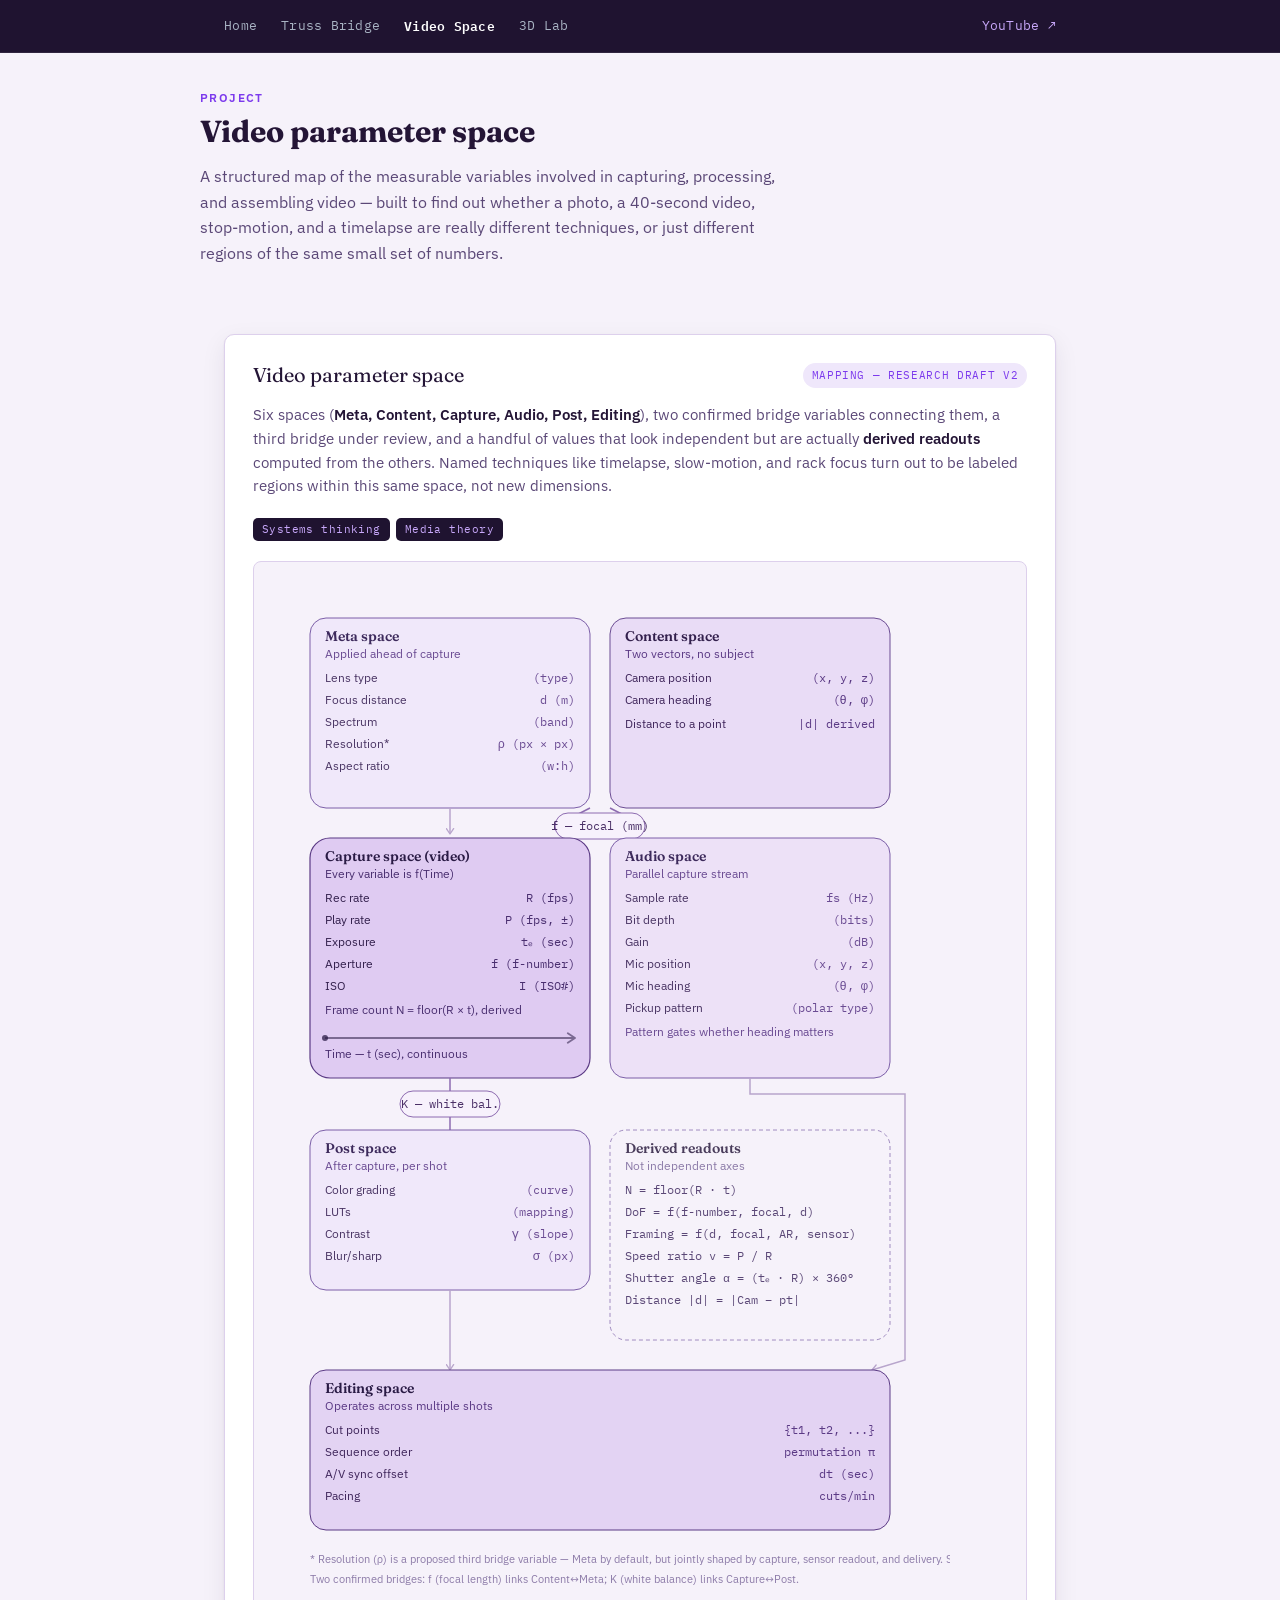
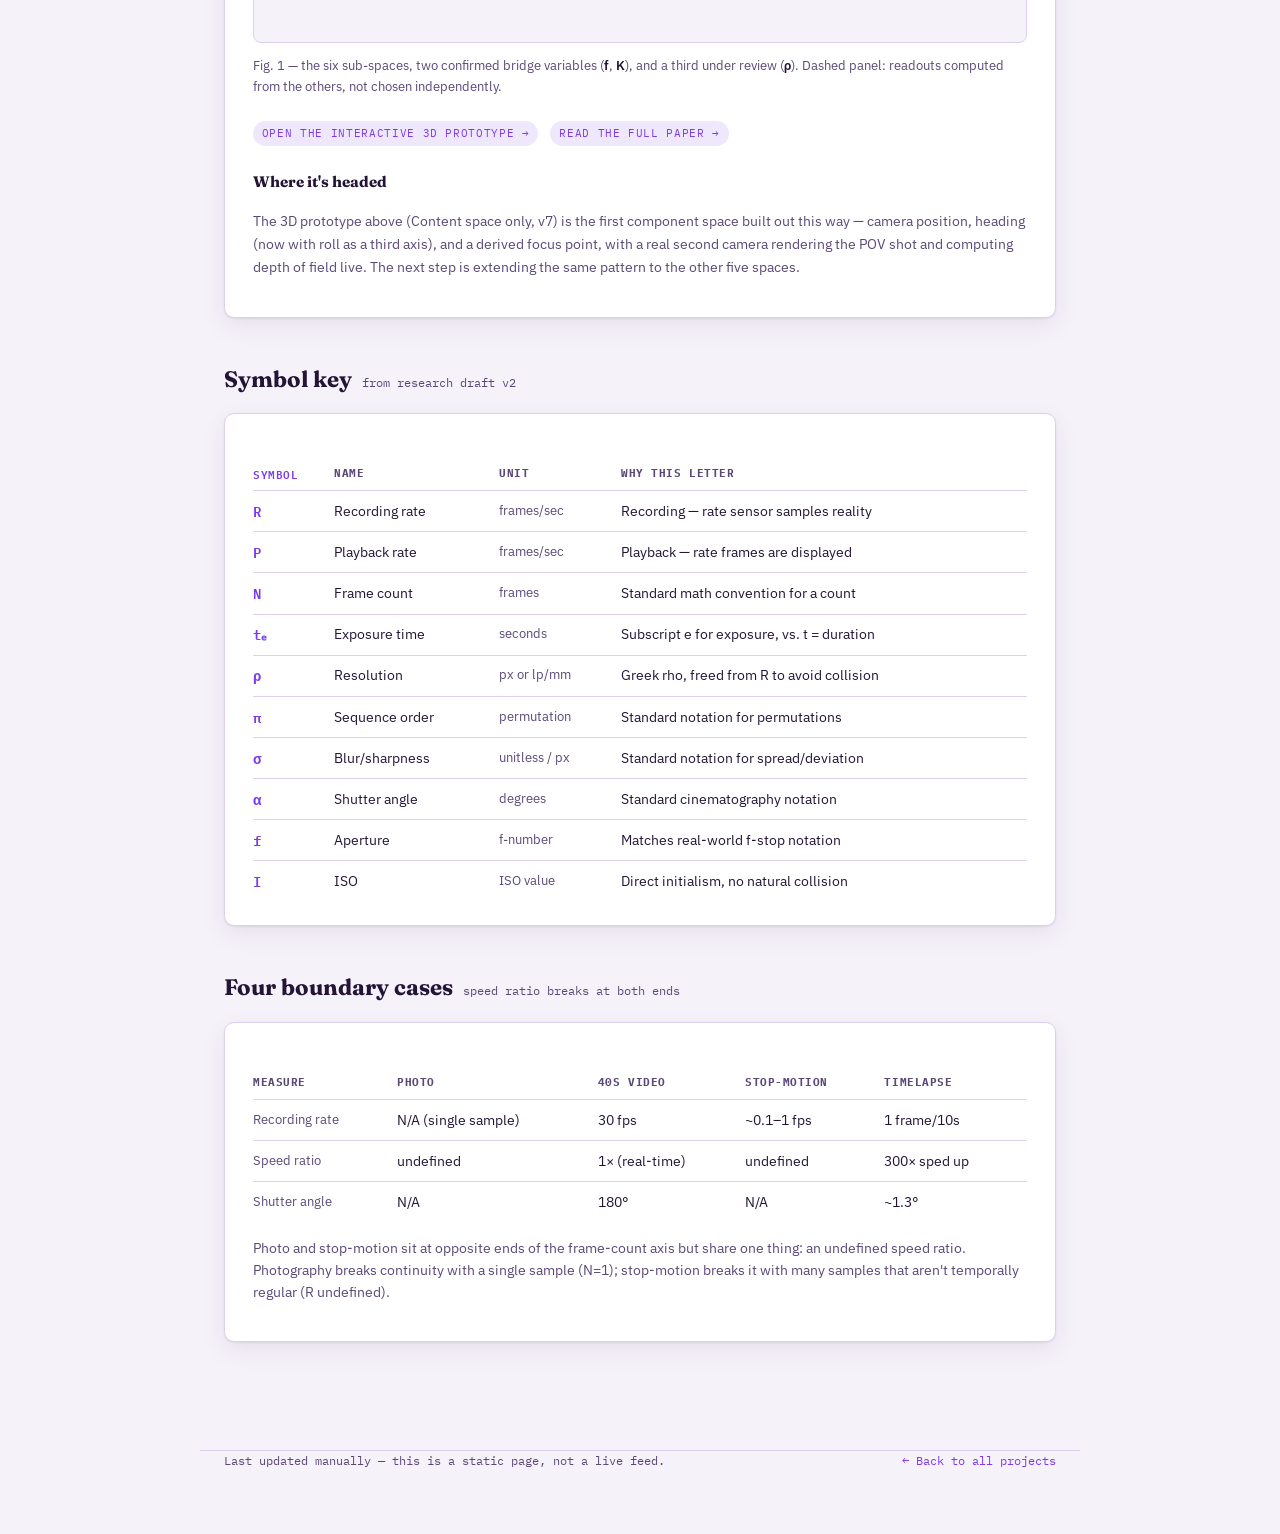
<file: video-space.html>
<!DOCTYPE html>
<html lang="en">
<head>
<meta charset="UTF-8">
<meta name="viewport" content="width=device-width, initial-scale=1.0">
<title>Video Parameter Space &mdash; Brian's Build Log</title>
<link rel="stylesheet" href="style.css">
<style>
  /* ---- page-local theme: this project gets its own monochrome
     violet palette instead of the site-wide navy/gold, since it's
     a research map rather than a build log entry. every other page
     keeps the default theme untouched. ---- */
  body.theme-purple{
    --paper:#F6F2FA;
    --ink:#241536;
    --ink-soft:#5B4877;
    --line:#DDD0EC;
    --navy:#3D2657;
    --navy-deep:#1F1330;
    --gold:#7C3AED;
    --gold-bg:#EFE7FB;
    --card:#FFFFFF;
    --shadow: 0 1px 2px rgba(36,21,54,.08), 0 8px 24px rgba(36,21,54,.08);
  }
  body.theme-purple .eyebrow{ color:#7C3AED; }
  body.theme-purple .course-chip{ color:#C9A9FB; }
  body.theme-purple .sitenav a:hover{ color:#C9A9FB; }
  body.theme-purple .sitenav a.yt{ color:#C9A9FB; }

  .keytable{ margin-top:1.5rem; }
  .keytable table.plan td.sym, .keytable table.plan th.sym{ font-family:'IBM Plex Mono', monospace; color:var(--gold); font-weight:600; white-space:nowrap; }
  .map-caption{ color:var(--ink-soft); font-size:.82rem; margin-top:.75rem; }
  .map-caption b{ color:var(--ink); font-weight:600; }
</style>
</head>
<body class="theme-purple">

<nav class="sitenav">
  <div class="sitenav-inner">
    <a href="index.html" class="">Home</a>
    <a href="truss-bridge.html" class="">Truss Bridge</a>
    <a href="video-space.html" class="active">Video Space</a>
    <a href="content-space-3d.html" class="">3D Lab</a>
    <a href="https://www.youtube.com/" target="_blank" rel="noopener" class="yt">YouTube &#8599;</a>
  </div>
</nav>

<div class="pagehead wrap">
  <div class="eyebrow">Project</div>
  <h1>Video parameter space</h1>
  <p>A structured map of the measurable variables involved in capturing, processing, and assembling video &mdash; built to find out whether a photo, a 40&#8209;second video, stop&#8209;motion, and a timelapse are really different techniques, or just different regions of the same small set of numbers.</p>
</div>

<div class="wrap">

  <section>
    <div class="card" style="margin-top:1.5rem;">
      <div class="proj-top">
        <div class="proj-title">Video parameter space</div>
        <span class="proj-tag">Mapping &mdash; Research draft v2</span>
      </div>
      <p class="proj-sub">Six spaces (<b>Meta, Content, Capture, Audio, Post, Editing</b>), two confirmed bridge variables connecting them, a third bridge under review, and a handful of values that look independent but are actually <b>derived readouts</b> computed from the others. Named techniques like timelapse, slow&#8209;motion, and rack focus turn out to be labeled regions within this same space, not new dimensions.</p>

      <div class="courses">
        <span class="course-chip">Systems thinking</span>
        <span class="course-chip">Media theory</span>
      </div>

      <div style="background:var(--paper);border:1px solid var(--line);border-radius:8px;padding:1rem;margin-top:1.25rem;">
        <svg width="680" height="1040" viewBox="0 0 680 1040" xmlns="http://www.w3.org/2000/svg" font-family="'IBM Plex Sans', Arial, sans-serif">
<title>Video parameter space map</title>

<!-- Meta space -->
<rect x="40" y="40" width="280" height="190" rx="16" fill="#F0E8FA" stroke="#7C5FA8" stroke-width="1"/>
<text x="55" y="63" font-family="'Fraunces', Georgia, serif" font-size="14" font-weight="600" fill="#3D2A5C">Meta space</text>
<text x="55" y="80" font-size="12" fill="#6B4C93">Applied ahead of capture</text>
<text x="55" y="104" font-size="12" fill="#4A3564">Lens type</text><text x="305" y="104" font-family="'IBM Plex Mono', monospace" font-size="12" fill="#6B4C93" text-anchor="end">(type)</text>
<text x="55" y="126" font-size="12" fill="#4A3564">Focus distance</text><text x="305" y="126" font-family="'IBM Plex Mono', monospace" font-size="12" fill="#6B4C93" text-anchor="end">d (m)</text>
<text x="55" y="148" font-size="12" fill="#4A3564">Spectrum</text><text x="305" y="148" font-family="'IBM Plex Mono', monospace" font-size="12" fill="#6B4C93" text-anchor="end">(band)</text>
<text x="55" y="170" font-size="12" fill="#4A3564">Resolution*</text><text x="305" y="170" font-family="'IBM Plex Mono', monospace" font-size="12" fill="#6B4C93" text-anchor="end">&#961; (px &#215; px)</text>
<text x="55" y="192" font-size="12" fill="#4A3564">Aspect ratio</text><text x="305" y="192" font-family="'IBM Plex Mono', monospace" font-size="12" fill="#6B4C93" text-anchor="end">(w:h)</text>

<!-- Content space -->
<rect x="340" y="40" width="280" height="190" rx="16" fill="#E9DCF6" stroke="#6B4C93" stroke-width="1"/>
<text x="355" y="63" font-family="'Fraunces', Georgia, serif" font-size="14" font-weight="600" fill="#33204D">Content space</text>
<text x="355" y="80" font-size="12" fill="#5B3A85">Two vectors, no subject</text>
<text x="355" y="104" font-size="12" fill="#40275C">Camera position</text><text x="605" y="104" font-family="'IBM Plex Mono', monospace" font-size="12" fill="#5B3A85" text-anchor="end">(x, y, z)</text>
<text x="355" y="126" font-size="12" fill="#40275C">Camera heading</text><text x="605" y="126" font-family="'IBM Plex Mono', monospace" font-size="12" fill="#5B3A85" text-anchor="end">(&#952;, &#966;)</text>
<text x="355" y="150" font-size="12" fill="#40275C">Distance to a point</text><text x="605" y="150" font-family="'IBM Plex Mono', monospace" font-size="12" fill="#5B3A85" text-anchor="end">|d| derived</text>

<!-- focal length bridge chip -->
<line x1="320" y1="230" x2="285" y2="248" stroke="#8D6BB0" stroke-width="1.5"/>
<line x1="375" y1="248" x2="340" y2="230" stroke="#8D6BB0" stroke-width="1.5"/>
<rect x="285" y="235" width="90" height="26" rx="13" fill="#F7F1FC" stroke="#8D6BB0" stroke-width="1"/>
<text x="330" y="252" font-family="'IBM Plex Mono', monospace" font-size="11.5" fill="#4A2F66" text-anchor="middle">f &mdash; focal (mm)</text>

<line x1="180" y1="230" x2="180" y2="256" stroke="#B8A5CC" stroke-width="1.5" marker-end="url(#arrow)"/>

<!-- Capture space -->
<rect x="40" y="260" width="280" height="240" rx="20" fill="#DFCBF2" stroke="#5B3A85" stroke-width="1.2"/>
<text x="55" y="283" font-family="'Fraunces', Georgia, serif" font-size="14" font-weight="600" fill="#2A1B45">Capture space (video)</text>
<text x="55" y="300" font-size="12" fill="#4A2F70">Every variable is f(Time)</text>
<text x="55" y="324" font-size="12" fill="#33204D">Rec rate</text><text x="305" y="324" font-family="'IBM Plex Mono', monospace" font-size="12" fill="#4A2F70" text-anchor="end">R (fps)</text>
<text x="55" y="346" font-size="12" fill="#33204D">Play rate</text><text x="305" y="346" font-family="'IBM Plex Mono', monospace" font-size="12" fill="#4A2F70" text-anchor="end">P (fps, &#177;)</text>
<text x="55" y="368" font-size="12" fill="#33204D">Exposure</text><text x="305" y="368" font-family="'IBM Plex Mono', monospace" font-size="12" fill="#4A2F70" text-anchor="end">t&#8337; (sec)</text>
<text x="55" y="390" font-size="12" fill="#33204D">Aperture</text><text x="305" y="390" font-family="'IBM Plex Mono', monospace" font-size="12" fill="#4A2F70" text-anchor="end">f (f-number)</text>
<text x="55" y="412" font-size="12" fill="#33204D">ISO</text><text x="305" y="412" font-family="'IBM Plex Mono', monospace" font-size="12" fill="#4A2F70" text-anchor="end">I (ISO#)</text>
<text x="55" y="436" font-size="11.5" fill="#4A2F70">Frame count N = floor(R &#215; t), derived</text>
<line x1="55" y1="460" x2="305" y2="460" stroke="#2A1B45" stroke-width="2" opacity="0.55" marker-end="url(#arrow2)"/>
<circle cx="55" cy="460" r="3" fill="#2A1B45" opacity="0.75"/>
<text x="55" y="480" font-size="11.5" fill="#4A2F70">Time &mdash; t (sec), continuous</text>

<!-- Audio space -->
<rect x="340" y="260" width="280" height="240" rx="16" fill="#EDE1F7" stroke="#7C5FA8" stroke-width="1"/>
<text x="355" y="283" font-family="'Fraunces', Georgia, serif" font-size="14" font-weight="600" fill="#3D2A5C">Audio space</text>
<text x="355" y="300" font-size="12" fill="#6B4C93">Parallel capture stream</text>
<text x="355" y="324" font-size="12" fill="#4A3564">Sample rate</text><text x="605" y="324" font-family="'IBM Plex Mono', monospace" font-size="12" fill="#6B4C93" text-anchor="end">fs (Hz)</text>
<text x="355" y="346" font-size="12" fill="#4A3564">Bit depth</text><text x="605" y="346" font-family="'IBM Plex Mono', monospace" font-size="12" fill="#6B4C93" text-anchor="end">(bits)</text>
<text x="355" y="368" font-size="12" fill="#4A3564">Gain</text><text x="605" y="368" font-family="'IBM Plex Mono', monospace" font-size="12" fill="#6B4C93" text-anchor="end">(dB)</text>
<text x="355" y="390" font-size="12" fill="#4A3564">Mic position</text><text x="605" y="390" font-family="'IBM Plex Mono', monospace" font-size="12" fill="#6B4C93" text-anchor="end">(x, y, z)</text>
<text x="355" y="412" font-size="12" fill="#4A3564">Mic heading</text><text x="605" y="412" font-family="'IBM Plex Mono', monospace" font-size="12" fill="#6B4C93" text-anchor="end">(&#952;, &#966;)</text>
<text x="355" y="434" font-size="12" fill="#4A3564">Pickup pattern</text><text x="605" y="434" font-family="'IBM Plex Mono', monospace" font-size="12" fill="#6B4C93" text-anchor="end">(polar type)</text>
<text x="355" y="458" font-size="11.5" fill="#6B4C93">Pattern gates whether heading matters</text>

<!-- white balance bridge chip -->
<line x1="180" y1="500" x2="180" y2="513" stroke="#8D6BB0" stroke-width="1.5"/>
<line x1="180" y1="539" x2="180" y2="552" stroke="#8D6BB0" stroke-width="1.5"/>
<rect x="130" y="513" width="100" height="26" rx="13" fill="#F7F1FC" stroke="#8D6BB0" stroke-width="1"/>
<text x="180" y="530" font-family="'IBM Plex Mono', monospace" font-size="11.5" fill="#4A2F66" text-anchor="middle">K &mdash; white bal.</text>

<!-- Post space -->
<rect x="40" y="552" width="280" height="160" rx="16" fill="#F0E8FA" stroke="#7C5FA8" stroke-width="1"/>
<text x="55" y="575" font-family="'Fraunces', Georgia, serif" font-size="14" font-weight="600" fill="#3D2A5C">Post space</text>
<text x="55" y="592" font-size="12" fill="#6B4C93">After capture, per shot</text>
<text x="55" y="616" font-size="12" fill="#4A3564">Color grading</text><text x="305" y="616" font-family="'IBM Plex Mono', monospace" font-size="12" fill="#6B4C93" text-anchor="end">(curve)</text>
<text x="55" y="638" font-size="12" fill="#4A3564">LUTs</text><text x="305" y="638" font-family="'IBM Plex Mono', monospace" font-size="12" fill="#6B4C93" text-anchor="end">(mapping)</text>
<text x="55" y="660" font-size="12" fill="#4A3564">Contrast</text><text x="305" y="660" font-family="'IBM Plex Mono', monospace" font-size="12" fill="#6B4C93" text-anchor="end">&#947; (slope)</text>
<text x="55" y="682" font-size="12" fill="#4A3564">Blur/sharp</text><text x="305" y="682" font-family="'IBM Plex Mono', monospace" font-size="12" fill="#6B4C93" text-anchor="end">&#963; (px)</text>

<!-- Derived readouts (dashed) -->
<rect x="340" y="552" width="280" height="210" rx="16" fill="none" stroke="#A08CC0" stroke-width="1" stroke-dasharray="4,3"/>
<text x="355" y="575" font-family="'Fraunces', Georgia, serif" font-size="14" font-weight="600" fill="#4A3D5C">Derived readouts</text>
<text x="355" y="592" font-size="12" fill="#8C7BA8">Not independent axes</text>
<text x="355" y="616" font-family="'IBM Plex Mono', monospace" font-size="11.5" fill="#5B4877">N = floor(R &#183; t)</text>
<text x="355" y="638" font-family="'IBM Plex Mono', monospace" font-size="11.5" fill="#5B4877">DoF = f(f-number, focal, d)</text>
<text x="355" y="660" font-family="'IBM Plex Mono', monospace" font-size="11.5" fill="#5B4877">Framing = f(d, focal, AR, sensor)</text>
<text x="355" y="682" font-family="'IBM Plex Mono', monospace" font-size="11.5" fill="#5B4877">Speed ratio v = P / R</text>
<text x="355" y="704" font-family="'IBM Plex Mono', monospace" font-size="11.5" fill="#5B4877">Shutter angle &#945; = (t&#8337; &#183; R) &#215; 360&#176;</text>
<text x="355" y="726" font-family="'IBM Plex Mono', monospace" font-size="11.5" fill="#5B4877">Distance |d| = |Cam &#8722; pt|</text>

<line x1="180" y1="712" x2="180" y2="792" stroke="#B8A5CC" stroke-width="1.5" marker-end="url(#arrow)"/>
<path d="M480,500 L480,516 L635,516 L635,782 L602,792" fill="none" stroke="#B8A5CC" stroke-width="1.5" marker-end="url(#arrow)"/>

<!-- Editing space -->
<rect x="40" y="792" width="580" height="160" rx="16" fill="#E3D3F3" stroke="#5B3A85" stroke-width="1"/>
<text x="55" y="815" font-family="'Fraunces', Georgia, serif" font-size="14" font-weight="600" fill="#2A1B45">Editing space</text>
<text x="55" y="832" font-size="12" fill="#5B3A85">Operates across multiple shots</text>
<text x="55" y="856" font-size="12" fill="#40275C">Cut points</text><text x="605" y="856" font-family="'IBM Plex Mono', monospace" font-size="12" fill="#5B3A85" text-anchor="end">{t1, t2, ...}</text>
<text x="55" y="878" font-size="12" fill="#40275C">Sequence order</text><text x="605" y="878" font-family="'IBM Plex Mono', monospace" font-size="12" fill="#5B3A85" text-anchor="end">permutation &#960;</text>
<text x="55" y="900" font-size="12" fill="#40275C">A/V sync offset</text><text x="605" y="900" font-family="'IBM Plex Mono', monospace" font-size="12" fill="#5B3A85" text-anchor="end">dt (sec)</text>
<text x="55" y="922" font-size="12" fill="#40275C">Pacing</text><text x="605" y="922" font-family="'IBM Plex Mono', monospace" font-size="12" fill="#5B3A85" text-anchor="end">cuts/min</text>

<!-- footnote -->
<text x="40" y="985" font-size="11" fill="#8C7BA8">* Resolution (&#961;) is a proposed third bridge variable &mdash; Meta by default, but jointly shaped by capture, sensor readout, and delivery. Status: provisional.</text>
<text x="40" y="1005" font-size="11" fill="#8C7BA8">Two confirmed bridges: f (focal length) links Content&#8596;Meta; K (white balance) links Capture&#8596;Post.</text>

<defs>
<marker id="arrow" viewBox="0 0 10 10" refX="8" refY="5" markerWidth="6" markerHeight="6" orient="auto-start-reverse">
<path d="M2 1L8 5L2 9" fill="none" stroke="#B8A5CC" stroke-width="1.5" stroke-linecap="round" stroke-linejoin="round"/>
</marker>
<marker id="arrow2" viewBox="0 0 10 10" refX="8" refY="5" markerWidth="6" markerHeight="6" orient="auto-start-reverse">
<path d="M2 1L8 5L2 9" fill="none" stroke="#2A1B45" stroke-width="1.5" stroke-linecap="round" stroke-linejoin="round"/>
</marker>
</defs>
</svg>
      </div>
      <p class="map-caption">Fig. 1 &mdash; the six sub-spaces, two confirmed bridge variables (<b>f</b>, <b>K</b>), and a third under review (<b>&#961;</b>). Dashed panel: readouts computed from the others, not chosen independently.</p>

      <div style="display:flex;gap:.75rem;flex-wrap:wrap;margin-top:1.5rem;">
        <a href="content-space-3d.html" class="proj-tag" style="text-decoration:none;">Open the interactive 3D prototype &rarr;</a>
        <a href="video-parameter-space-paper.html" class="proj-tag" style="text-decoration:none;">Read the full paper &rarr;</a>
      </div>

      <h3 style="font-size:.95rem;margin-top:1.5rem;">Where it's headed</h3>
      <p style="color:var(--ink-soft);font-size:.9rem;">The 3D prototype above (Content space only, v7) is the first component space built out this way &mdash; camera position, heading (now with roll as a third axis), and a derived focus point, with a real second camera rendering the POV shot and computing depth of field live. The next step is extending the same pattern to the other five spaces.</p>
    </div>
  </section>

  <section class="keytable">
    <div class="section-head">
      <h2>Symbol key</h2>
      <span class="count">from research draft v2</span>
    </div>
    <div class="card">
      <table class="plan">
        <tr><th class="sym">Symbol</th><th>Name</th><th>Unit</th><th>Why this letter</th></tr>
        <tr><td class="sym">R</td><td>Recording rate</td><td class="concept">frames/sec</td><td>Recording &mdash; rate sensor samples reality</td></tr>
        <tr><td class="sym">P</td><td>Playback rate</td><td class="concept">frames/sec</td><td>Playback &mdash; rate frames are displayed</td></tr>
        <tr><td class="sym">N</td><td>Frame count</td><td class="concept">frames</td><td>Standard math convention for a count</td></tr>
        <tr><td class="sym">t&#8337;</td><td>Exposure time</td><td class="concept">seconds</td><td>Subscript e for exposure, vs. t = duration</td></tr>
        <tr><td class="sym">&#961;</td><td>Resolution</td><td class="concept">px or lp/mm</td><td>Greek rho, freed from R to avoid collision</td></tr>
        <tr><td class="sym">&#960;</td><td>Sequence order</td><td class="concept">permutation</td><td>Standard notation for permutations</td></tr>
        <tr><td class="sym">&#963;</td><td>Blur/sharpness</td><td class="concept">unitless / px</td><td>Standard notation for spread/deviation</td></tr>
        <tr><td class="sym">&#945;</td><td>Shutter angle</td><td class="concept">degrees</td><td>Standard cinematography notation</td></tr>
        <tr><td class="sym">f</td><td>Aperture</td><td class="concept">f-number</td><td>Matches real-world f-stop notation</td></tr>
        <tr><td class="sym">I</td><td>ISO</td><td class="concept">ISO value</td><td>Direct initialism, no natural collision</td></tr>
      </table>
    </div>
  </section>

  <section>
    <div class="section-head">
      <h2>Four boundary cases</h2>
      <span class="count">speed ratio breaks at both ends</span>
    </div>
    <div class="card">
      <table class="plan">
        <tr><th>Measure</th><th>Photo</th><th>40s video</th><th>Stop-motion</th><th>Timelapse</th></tr>
        <tr><td class="concept">Recording rate</td><td>N/A (single sample)</td><td>30 fps</td><td>~0.1&ndash;1 fps</td><td>1 frame/10s</td></tr>
        <tr><td class="concept">Speed ratio</td><td>undefined</td><td>1&#215; (real-time)</td><td>undefined</td><td>300&#215; sped up</td></tr>
        <tr><td class="concept">Shutter angle</td><td>N/A</td><td>180&#176;</td><td>N/A</td><td>~1.3&#176;</td></tr>
      </table>
      <p style="color:var(--ink-soft);font-size:.85rem;margin-top:1rem;">Photo and stop-motion sit at opposite ends of the frame-count axis but share one thing: an undefined speed ratio. Photography breaks continuity with a single sample (N=1); stop-motion breaks it with many samples that aren't temporally regular (R undefined).</p>
    </div>
  </section>

</div>

<footer class="wrap">
  <span>Last updated manually &mdash; this is a static page, not a live feed.</span>
  <span><a href="index.html">&larr; Back to all projects</a></span>
</footer>

</body>
</html>
</file>
<file: style.css>
@import url('https://fonts.googleapis.com/css2?family=Fraunces:opsz,wght@9..144,400..700&family=IBM+Plex+Sans:wght@400;500;600&family=IBM+Plex+Mono:wght@400;500&display=swap');

:root{
  --paper:#F6F3ED;
  --ink:#1B2A3D;
  --ink-soft:#4A5A70;
  --line:#DCD5C7;
  --navy:#13294B;
  --navy-deep:#0B1B33;
  --gold:#a5791a;
  --gold-bg:#f3ecda;
  --card:#FFFFFF;
  --shadow: 0 1px 2px rgba(19,41,75,.06), 0 8px 24px rgba(19,41,75,.06);
}
*{box-sizing:border-box;}
body{
  background:var(--paper);
  color:var(--ink);
  font-family:'IBM Plex Sans', system-ui, sans-serif;
  margin:0;
  line-height:1.6;
}
h1,h2,h3{
  font-family:'Fraunces', Georgia, serif;
  margin:0;
}
.mono{ font-family:'IBM Plex Mono', ui-monospace, monospace; }
.wrap{ max-width:880px; margin:0 auto; padding:0 1.5rem 4rem; }

/* ---- top nav ---- */
.sitenav{
  background:var(--navy-deep);
  border-bottom:1px solid rgba(255,255,255,.08);
}
.sitenav-inner{
  max-width:880px; margin:0 auto; padding:0 1.5rem;
  display:flex; align-items:center; gap:1.5rem; height:52px;
  font-family:'IBM Plex Mono', monospace; font-size:.8rem;
}
.sitenav a{
  color:#a9b4c4; text-decoration:none; letter-spacing:.02em;
}
.sitenav a:hover{ color:#e0b854; }
.sitenav a.active{ color:#fff; font-weight:600; }
.sitenav a.yt{ margin-left:auto; color:#e0b854; }

/* ---- hero ---- */
.hero{
  position:relative;
  margin-bottom:2.5rem;
  min-height:280px;
  display:flex;
  align-items:flex-end;
  background:var(--navy-deep);
  overflow:hidden;
}
.hero img{
  position:absolute; inset:0; width:100%; height:100%; object-fit:cover; opacity:.85;
}
.hero::after{
  content:"";
  position:absolute; inset:0;
  background:linear-gradient(180deg, rgba(11,27,51,.1) 0%, rgba(11,27,51,.45) 55%, rgba(11,27,51,.92) 100%);
}
.hero-content{ position:relative; z-index:1; padding:2rem 2rem 1.75rem; color:#f6f3ed; width:100%; }
.eyebrow{
  text-transform:uppercase; letter-spacing:.12em; font-size:.72rem; font-weight:600; color:#e0b854;
}
.hero h1{ font-size:2.2rem; color:#fff; margin:.35rem 0 .5rem; }
.hero p{ color:#cfd6e0; max-width:36rem; font-size:.95rem; margin:0; }

/* smaller header for sub-pages without the full hero photo */
.pagehead{ padding:2.25rem 0 .5rem; }
.pagehead h1{ font-size:1.9rem; }
.pagehead p{ color:var(--ink-soft); max-width:36rem; margin-top:.5rem; }

/* ---- sections ---- */
section{ margin:2.75rem 0; }
.section-head{ display:flex; align-items:baseline; gap:.6rem; margin-bottom:1rem; }
.section-head h2{ font-size:1.4rem; }
.section-head .count{ font-family:'IBM Plex Mono', monospace; font-size:.75rem; color:var(--ink-soft); }

.about{ font-size:1rem; color:var(--ink-soft); max-width:42rem; }
.about b{ color:var(--ink); }

.card{
  background:var(--card);
  border:1px solid var(--line);
  border-radius:10px;
  box-shadow:var(--shadow);
  padding:1.5rem 1.75rem;
}
.proj-top{ display:flex; align-items:center; justify-content:space-between; gap:1rem; flex-wrap:wrap; }
.proj-title{ font-family:'Fraunces', serif; font-size:1.25rem; }
.proj-tag{
  font-family:'IBM Plex Mono', monospace; font-size:.68rem; text-transform:uppercase; letter-spacing:.06em;
  background:var(--gold-bg); color:var(--gold); padding:.25rem .55rem; border-radius:999px; white-space:nowrap;
}
.proj-sub{ color:var(--ink-soft); font-size:.92rem; margin:.75rem 0 1.25rem; }
.proj-sub b{ color:var(--ink); font-weight:600; }
.courses{ display:flex; gap:.4rem; flex-wrap:wrap; margin:.9rem 0 0; }
.course-chip{
  font-family:'IBM Plex Mono', monospace; font-size:.68rem; letter-spacing:.04em;
  background:var(--navy-deep); color:#e0b854; padding:.2rem .55rem; border-radius:5px;
}

/* ---- home page project preview cards ---- */
.preview-card{
  display:block; text-decoration:none; color:inherit;
  background:var(--card); border:1px solid var(--line); border-radius:10px;
  box-shadow:var(--shadow); padding:1.5rem 1.75rem; margin-bottom:1.25rem;
  transition:border-color .15s ease;
}
.preview-card:hover{ border-color:var(--gold); }
.preview-card .proj-top{ margin-bottom:.25rem; }
.preview-card .go{
  font-family:'IBM Plex Mono', monospace; font-size:.78rem; color:var(--gold); margin-top:1rem; display:block;
}

table.plan{ width:100%; border-collapse:collapse; margin-top:1.25rem; font-size:.88rem; }
table.plan th{
  text-align:left; font-family:'IBM Plex Mono', monospace; font-size:.68rem; text-transform:uppercase;
  letter-spacing:.05em; color:var(--ink-soft); border-bottom:1px solid var(--line); padding:.4rem .5rem .5rem 0;
}
table.plan td{ padding:.55rem .5rem .55rem 0; border-bottom:1px solid var(--line); vertical-align:top; }
table.plan tr:last-child td{ border-bottom:none; }
table.plan .step{ font-family:'IBM Plex Mono', monospace; color:var(--gold); font-weight:600; }
table.plan .concept{ color:var(--ink-soft); font-size:.82rem; white-space:nowrap; }

blockquote.quote{
  border-left:3px solid var(--gold);
  margin:0; padding:.25rem 0 .25rem 1.1rem;
  font-family:'Fraunces', serif; font-size:1.05rem; font-style:italic; color:var(--ink);
}
.quote-cite{ display:block; margin-top:.6rem; font-family:'IBM Plex Mono', monospace; font-size:.75rem; color:var(--ink-soft); font-style:normal; }

.yt-card{
  display:flex; gap:1.25rem; align-items:center; flex-wrap:wrap;
}
.yt-card.link{ text-decoration:none; color:inherit; transition:border-color .15s ease; }
.yt-card.link:hover{ border-color:var(--gold); }
.yt-icon{
  flex:none; width:56px; height:56px; border-radius:12px; background:var(--navy-deep);
  display:flex; align-items:center; justify-content:center; color:#e0b854; font-size:1.5rem;
}
.yt-text h3{ font-size:1.05rem; margin-bottom:.25rem; }
.yt-text p{ color:var(--ink-soft); font-size:.88rem; margin:0; }

footer{
  margin-top:3rem; padding-top:1.5rem; border-top:1px solid var(--line);
  font-family:'IBM Plex Mono', monospace; font-size:.75rem; color:var(--ink-soft);
  display:flex; justify-content:space-between; flex-wrap:wrap; gap:.5rem;
}
footer a{ color:var(--gold); text-decoration:none; }

@media (max-width:600px){
  .hero h1{ font-size:1.6rem; }
  .card{ padding:1.25rem; }
  .sitenav-inner{ gap:1rem; }
}
</file>
